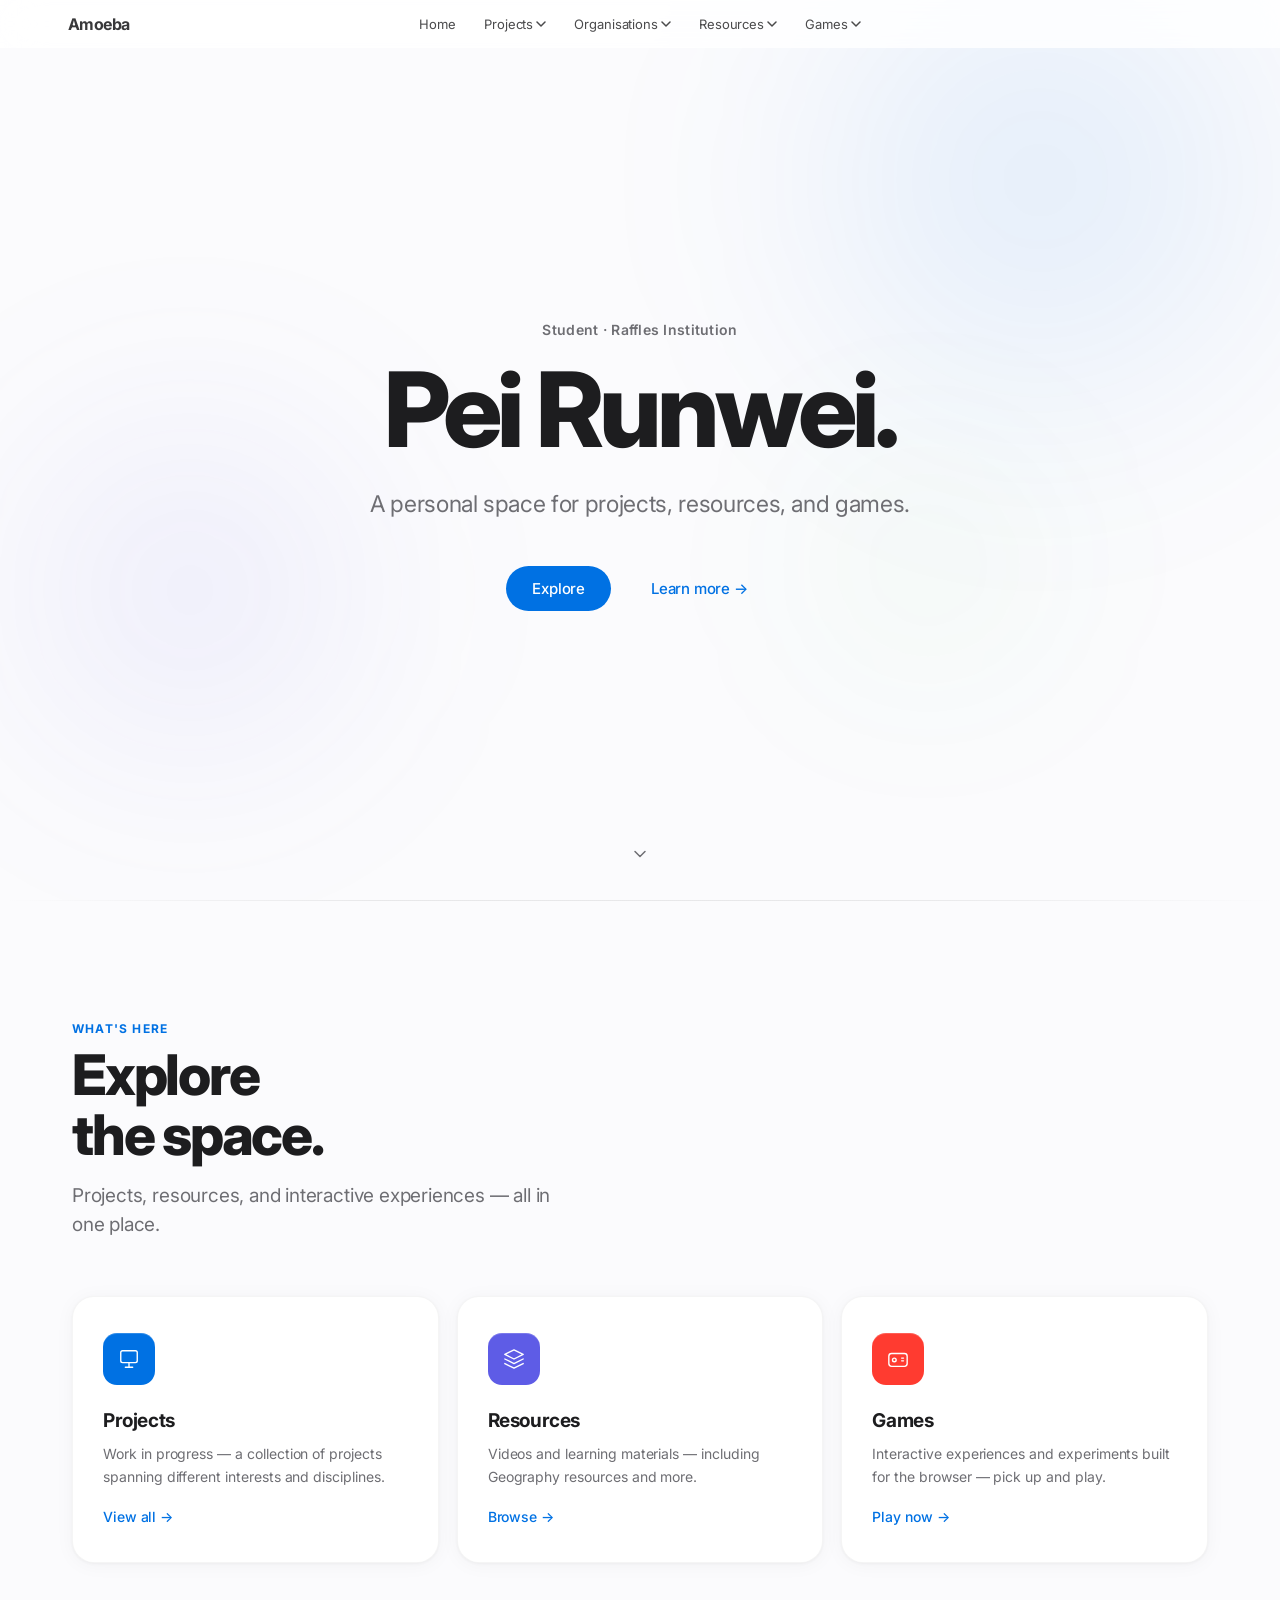
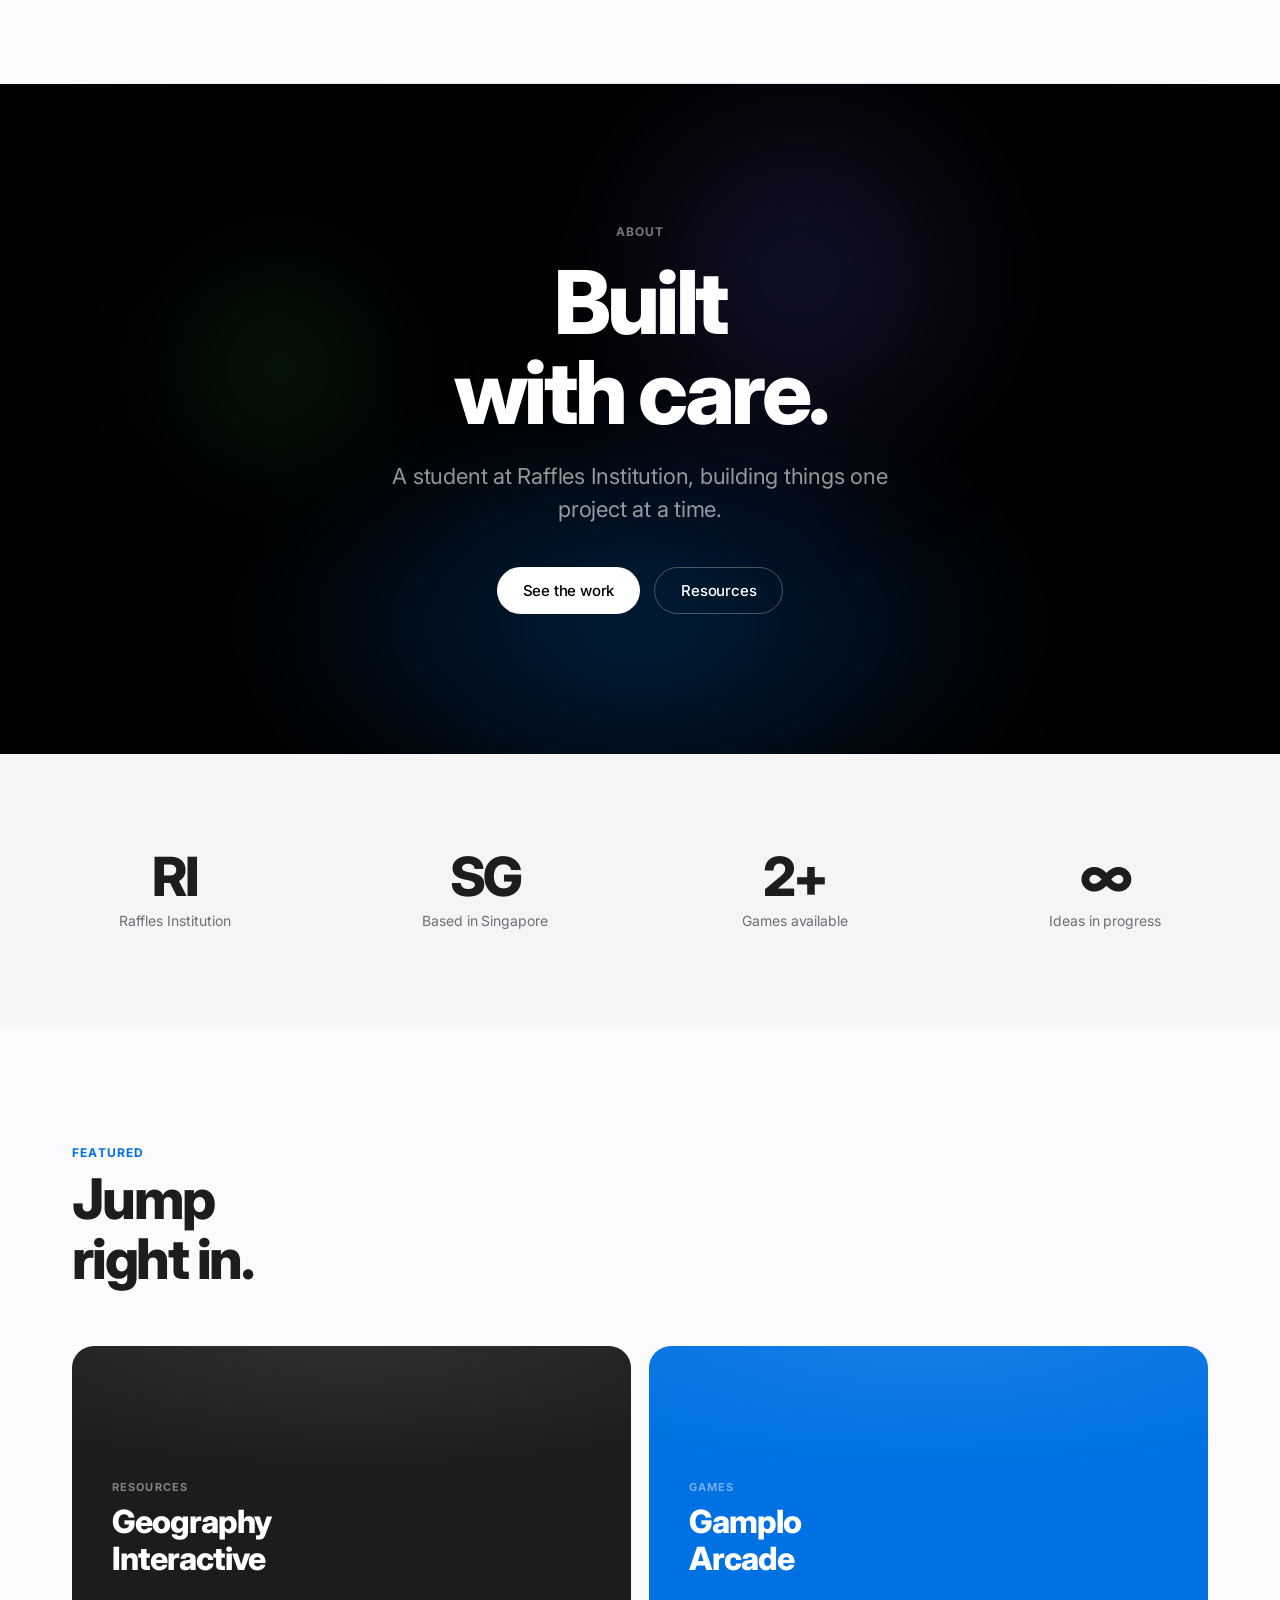
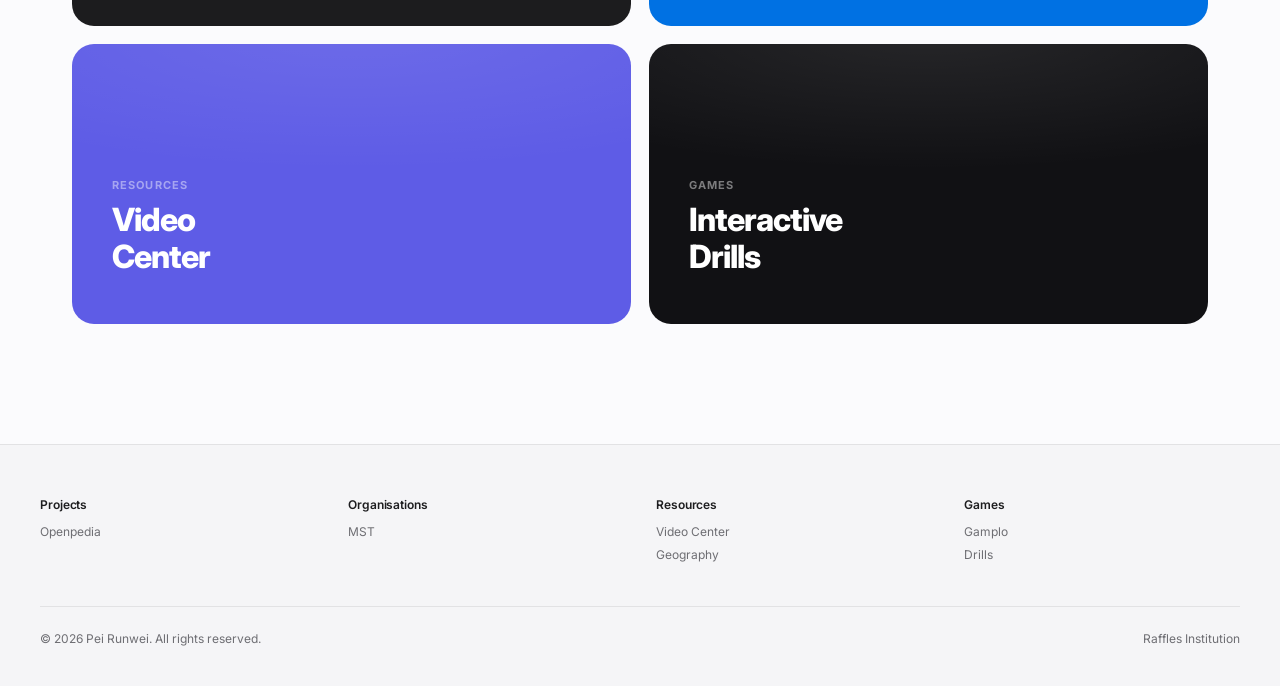
<file: index.html>
<!DOCTYPE html>
<html lang="en">
<head>
  <meta charset="UTF-8">
  <meta name="viewport" content="width=device-width, initial-scale=1.0">
  <title>Amoeba</title>
  <link rel="preconnect" href="https://fonts.googleapis.com">
  <link rel="preconnect" href="https://fonts.gstatic.com" crossorigin>
  <link href="https://fonts.googleapis.com/css2?family=Inter:wght@300;400;500;600;700;800;900&display=swap" rel="stylesheet">
  <link rel="stylesheet" href="/css/styles.css">
</head>
<body>

<!-- =============================================
     NAVIGATION
============================================= -->
<nav class="nav" id="nav">
  <div class="nav__inner">
    <a href="/" class="nav__brand">Amoeba</a>
    <ul class="nav__list">

      <li class="nav__item">
        <a href="/" class="nav__link">Home</a>
      </li>

      <li class="nav__item">
        <span class="nav__link">
          Projects
          <svg class="nav__chevron" width="10" height="6" viewBox="0 0 10 6" fill="none">
            <path d="M1 1L5 5L9 1" stroke="currentColor" stroke-width="1.5" stroke-linecap="round" stroke-linejoin="round"/>
          </svg>
        </span>
        <div class="nav__dropdown">
          <a href="/projects/openpedia.html" class="nav__drop-item">
            <span class="nav__drop-icon" style="background:#fff8ee;">📚</span>Openpedia<span class="nav__wip">WIP</span>
          </a>
        </div>
      </li>

      <li class="nav__item">
        <span class="nav__link">
          Organisations
          <svg class="nav__chevron" width="10" height="6" viewBox="0 0 10 6" fill="none">
            <path d="M1 1L5 5L9 1" stroke="currentColor" stroke-width="1.5" stroke-linecap="round" stroke-linejoin="round"/>
          </svg>
        </span>
        <div class="nav__dropdown">
          <a href="/organisations/mst.html" class="nav__drop-item">
            <span class="nav__drop-icon" style="background:#f0eeff;">🏛️</span>MST<span class="nav__wip">WIP</span>
          </a>
        </div>
      </li>

      <li class="nav__item">
        <span class="nav__link">
          Resources
          <svg class="nav__chevron" width="10" height="6" viewBox="0 0 10 6" fill="none">
            <path d="M1 1L5 5L9 1" stroke="currentColor" stroke-width="1.5" stroke-linecap="round" stroke-linejoin="round"/>
          </svg>
        </span>
        <div class="nav__dropdown">
          <a href="/resources/video-center.html" class="nav__drop-item">
            <span class="nav__drop-icon" style="background:#fff0ee;">▶️</span>Video Center
          </a>
          <a href="/resources/geography.html" class="nav__drop-item">
            <span class="nav__drop-icon" style="background:#edf5ff;">🌏</span>Geography
          </a>
        </div>
      </li>

      <li class="nav__item">
        <span class="nav__link">
          Games
          <svg class="nav__chevron" width="10" height="6" viewBox="0 0 10 6" fill="none">
            <path d="M1 1L5 5L9 1" stroke="currentColor" stroke-width="1.5" stroke-linecap="round" stroke-linejoin="round"/>
          </svg>
        </span>
        <div class="nav__dropdown">
          <a href="/games/gamplo.html" class="nav__drop-item">
            <span class="nav__drop-icon" style="background:#fff0f0;">🎮</span>Gamplo
          </a>
          <a href="/games/drills.html" class="nav__drop-item">
            <span class="nav__drop-icon" style="background:#f0f0ff;">🕹️</span>Drills
          </a>
        </div>
      </li>

    </ul>
    <button class="nav__hamburger" id="hamburger" aria-label="Open menu">
      <span></span>
      <span></span>
      <span></span>
    </button>
  </div>
</nav>
<!-- MOBILE MENU -->
<div class="mobile-menu" id="mobileMenu" aria-hidden="true">
  <div class="mobile-menu__inner">

    <div class="mobile-section">
      <a href="/" class="mobile-link">Home</a>
    </div>

    <div class="mobile-rule"></div>

    <div class="mobile-section">
      <p class="mobile-section__label">Projects</p>
      <a href="/projects/openpedia.html" class="mobile-sub-link">
        <span class="nav__drop-icon" style="background:#fff8ee;">📚</span>Openpedia<span class="nav__wip" style="margin-left:8px;">WIP</span>
      </a>
    </div>

    <div class="mobile-rule"></div>

    <div class="mobile-section">
      <p class="mobile-section__label">Organisations</p>
      <a href="/organisations/mst.html" class="mobile-sub-link">
        <span class="nav__drop-icon" style="background:#f0eeff;">🏛️</span>MST<span class="nav__wip" style="margin-left:8px;">WIP</span>
      </a>
    </div>

    <div class="mobile-rule"></div>

    <div class="mobile-section">
      <p class="mobile-section__label">Resources</p>
      <a href="/resources/video-center.html" class="mobile-sub-link">
        <span class="nav__drop-icon" style="background:#fff0ee;">▶️</span>Video Center
      </a>
      <a href="/resources/geography.html" class="mobile-sub-link">
        <span class="nav__drop-icon" style="background:#edf5ff;">🌏</span>Geography
      </a>
    </div>

    <div class="mobile-rule"></div>

    <div class="mobile-section">
      <p class="mobile-section__label">Games</p>
      <a href="/games/gamplo.html" class="mobile-sub-link">
        <span class="nav__drop-icon" style="background:#fff0f0;">🎮</span>Gamplo
      </a>
      <a href="/games/drills.html" class="mobile-sub-link">
        <span class="nav__drop-icon" style="background:#f0f0ff;">🕹️</span>Drills
      </a>
    </div>

  </div>
</div>


<!-- =============================================
     HERO
============================================= -->
<section class="hero" id="home">
  <div class="hero__orb hero__orb--a"></div>
  <div class="hero__orb hero__orb--b"></div>
  <div class="hero__orb hero__orb--c"></div>

  <p class="hero__kicker">Student · Raffles Institution</p>
  <h1 class="hero__title">Pei Runwei.</h1>
  <p class="hero__sub">A personal space for projects, resources, and games.</p>
  <div class="hero__cta">
    <a href="#work" class="btn btn--primary">Explore</a>
    <a href="#about" class="btn btn--ghost">Learn more →</a>
  </div>

  <div class="hero__scroll">
    <svg width="20" height="20" viewBox="0 0 24 24" fill="none">
      <path d="M6 9L12 15L18 9" stroke="var(--text-2)" stroke-width="1.8" stroke-linecap="round" stroke-linejoin="round"/>
    </svg>
  </div>
</section>

<div class="rule"></div>

<!-- =============================================
     FEATURE CARDS
============================================= -->
<div class="section" id="work">
  <div class="section__header">
    <p class="section__eyebrow">What's here</p>
    <h2 class="section__title">Explore<br>the space.</h2>
    <p class="section__sub">Projects, resources, and interactive experiences — all in one place.</p>
  </div>

  <div class="card-grid">
    <div class="card">
      <div class="card__icon" style="background: #0071e3;">
        <svg width="22" height="22" viewBox="0 0 24 24" fill="none">
          <rect x="3" y="3" width="18" height="13" rx="2" stroke="white" stroke-width="1.5"/>
          <path d="M8 21h8M12 16v5" stroke="white" stroke-width="1.5" stroke-linecap="round"/>
        </svg>
      </div>
      <h3 class="card__title">Projects</h3>
      <p class="card__desc">Work in progress — a collection of projects spanning different interests and disciplines.</p>
      <a href="#" class="card__link">View all <span>→</span></a>
    </div>

    <div class="card">
      <div class="card__icon" style="background: #5e5ce6;">
        <svg width="22" height="22" viewBox="0 0 24 24" fill="none">
          <path d="M12 2L2 7l10 5 10-5-10-5z" stroke="white" stroke-width="1.5" stroke-linejoin="round"/>
          <path d="M2 17l10 5 10-5" stroke="white" stroke-width="1.5" stroke-linecap="round" stroke-linejoin="round"/>
          <path d="M2 12l10 5 10-5" stroke="white" stroke-width="1.5" stroke-linecap="round" stroke-linejoin="round"/>
        </svg>
      </div>
      <h3 class="card__title">Resources</h3>
      <p class="card__desc">Videos and learning materials — including Geography resources and more.</p>
      <a href="/resources/video-center.html" class="card__link">Browse <span>→</span></a>
    </div>

    <div class="card">
      <div class="card__icon" style="background: #ff3b30;">
        <svg width="22" height="22" viewBox="0 0 24 24" fill="none">
          <rect x="2" y="6" width="20" height="14" rx="3" stroke="white" stroke-width="1.5"/>
          <circle cx="8" cy="13" r="2" stroke="white" stroke-width="1.5"/>
          <path d="M16 11h2M16 14h2" stroke="white" stroke-width="1.5" stroke-linecap="round"/>
        </svg>
      </div>
      <h3 class="card__title">Games</h3>
      <p class="card__desc">Interactive experiences and experiments built for the browser — pick up and play.</p>
      <a href="/games/gamplo.html" class="card__link">Play now <span>→</span></a>
    </div>
  </div>
</div>

<div class="rule"></div>

<!-- =============================================
     DARK BANNER
============================================= -->
<section class="banner" id="about">
  <div class="banner__glow banner__glow--a"></div>
  <div class="banner__glow banner__glow--b"></div>
  <div class="banner__glow banner__glow--c"></div>

  <div class="banner__content">
    <p class="banner__eyebrow">About</p>
    <h2 class="banner__title">Built<br>with care.</h2>
    <p class="banner__sub">A student at Raffles Institution, building things one project at a time.</p>
    <div class="banner__cta">
      <a href="#work" class="btn btn--white">See the work</a>
      <a href="/resources/video-center.html" class="btn btn--outline-white">Resources</a>
    </div>
  </div>
</section>

<!-- =============================================
     STATS
============================================= -->
<div class="stats-wrap">
  <div class="stats-grid">
    <div class="stat">
      <div class="stat__num">RI</div>
      <div class="stat__label">Raffles Institution</div>
    </div>
    <div class="stat">
      <div class="stat__num">SG</div>
      <div class="stat__label">Based in Singapore</div>
    </div>
    <div class="stat">
      <div class="stat__num">2+</div>
      <div class="stat__label">Games available</div>
    </div>
    <div class="stat">
      <div class="stat__num">∞</div>
      <div class="stat__label">Ideas in progress</div>
    </div>
  </div>
</div>

<!-- =============================================
     SHOWCASE GRID
============================================= -->
<div class="section">
  <div class="section__header">
    <p class="section__eyebrow">Featured</p>
    <h2 class="section__title">Jump<br>right in.</h2>
  </div>

  <div class="showcase-grid">
    <a href="/resources/geography.html" class="showcase-card showcase-card--1">
      <p class="showcase-card__eye">Resources</p>
      <h3 class="showcase-card__title">Geography<br>Interactive</h3>
    </a>
    <a href="/games/gamplo.html" class="showcase-card showcase-card--2">
      <p class="showcase-card__eye">Games</p>
      <h3 class="showcase-card__title">Gamplo<br>Arcade</h3>
    </a>
    <a href="/resources/video-center.html" class="showcase-card showcase-card--3">
      <p class="showcase-card__eye">Resources</p>
      <h3 class="showcase-card__title">Video<br>Center</h3>
    </a>
    <a href="/games/drills.html" class="showcase-card showcase-card--4">
      <p class="showcase-card__eye">Games</p>
      <h3 class="showcase-card__title">Interactive<br>Drills</h3>
    </a>
  </div>
</div>

<!-- =============================================
     FOOTER
============================================= -->
<footer>
  <div class="footer__inner">
    <div class="footer__cols">
      <div>
        <p class="footer__col-head">Projects</p>
        <a href="/projects/openpedia.html" class="footer__link">Openpedia</a>
      </div>
      <div>
        <p class="footer__col-head">Organisations</p>
        <a href="/organisations/mst.html" class="footer__link">MST</a>
      </div>
      <div>
        <p class="footer__col-head">Resources</p>
        <a href="/resources/video-center.html" class="footer__link">Video Center</a>
        <a href="/resources/geography.html" class="footer__link">Geography</a>
      </div>
      <div>
        <p class="footer__col-head">Games</p>
        <a href="/games/gamplo.html" class="footer__link">Gamplo</a>
        <a href="/games/drills.html" class="footer__link">Drills</a>
      </div>
    </div>
    <div class="footer__bottom">
      <p class="footer__copy">© 2026 Pei Runwei. All rights reserved.</p>
      <p class="footer__copy">Raffles Institution</p>
    </div>
  </div>
</footer>

<script src="/js/main.js"></script>
</body>
</html>
</file>
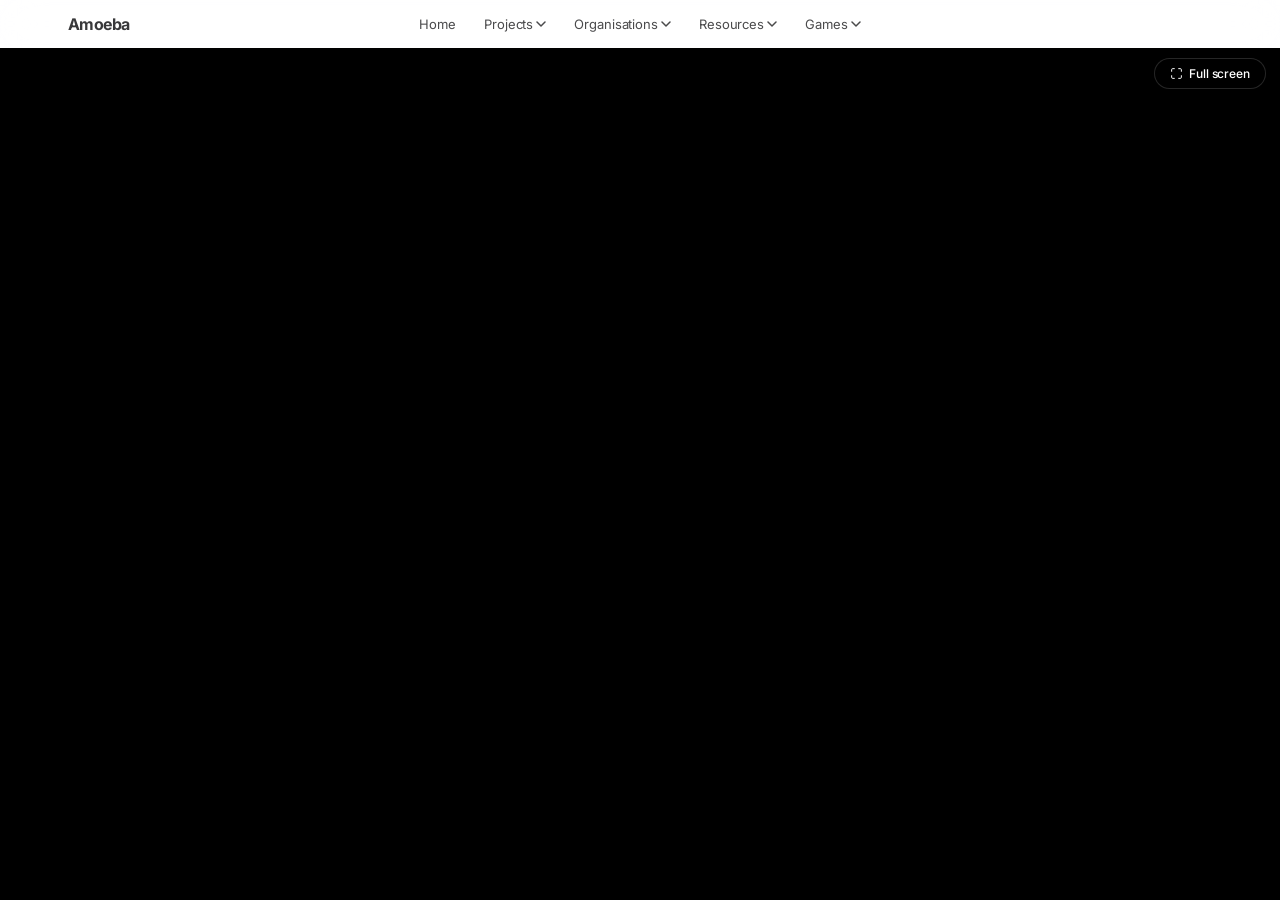
<file: games/artifact.html>
<!DOCTYPE html>
<html lang="en">
<head>
  <meta charset="UTF-8">
  <meta name="viewport" content="width=device-width, initial-scale=1.0">
  <title>Experiment — Amoeba</title>
  <link rel="preconnect" href="https://fonts.googleapis.com">
  <link rel="preconnect" href="https://fonts.gstatic.com" crossorigin>
  <link href="https://fonts.googleapis.com/css2?family=Inter:wght@300;400;500;600;700;800;900&display=swap" rel="stylesheet">
  <link rel="stylesheet" href="/css/styles.css">
</head>
<body class="iframe-body">

<!-- =============================================
     NAVIGATION
============================================= -->
<nav class="nav" id="nav">
  <div class="nav__inner">
    <a href="/" class="nav__brand">Amoeba</a>
    <ul class="nav__list">

      <li class="nav__item">
        <a href="/" class="nav__link">Home</a>
      </li>

      <li class="nav__item">
        <span class="nav__link">
          Projects
          <svg class="nav__chevron" width="10" height="6" viewBox="0 0 10 6" fill="none">
            <path d="M1 1L5 5L9 1" stroke="currentColor" stroke-width="1.5" stroke-linecap="round" stroke-linejoin="round"/>
          </svg>
        </span>
        <div class="nav__dropdown">
          <a href="#" class="nav__drop-item">
            <span class="nav__drop-icon" style="background:#eef2ff;">⚡</span>Featured
          </a>
          <a href="#" class="nav__drop-item">
            <span class="nav__drop-icon" style="background:#edfdf5;">🔓</span>Open Source
          </a>
          <a href="#" class="nav__drop-item">
            <span class="nav__drop-icon" style="background:#f5f5f7;">📦</span>Archived
          </a>
        </div>
      </li>

      <li class="nav__item">
        <span class="nav__link">
          Organisations
          <svg class="nav__chevron" width="10" height="6" viewBox="0 0 10 6" fill="none">
            <path d="M1 1L5 5L9 1" stroke="currentColor" stroke-width="1.5" stroke-linecap="round" stroke-linejoin="round"/>
          </svg>
        </span>
        <div class="nav__dropdown">
          <a href="#" class="nav__drop-item">
            <span class="nav__drop-icon" style="background:#fff0f6;">🔬</span>Research
          </a>
          <a href="#" class="nav__drop-item">
            <span class="nav__drop-icon" style="background:#eef5ff;">💻</span>Development
          </a>
          <a href="#" class="nav__drop-item">
            <span class="nav__drop-icon" style="background:#edfdf0;">🌱</span>Community
          </a>
        </div>
      </li>

      <li class="nav__item">
        <span class="nav__link">
          Resources
          <svg class="nav__chevron" width="10" height="6" viewBox="0 0 10 6" fill="none">
            <path d="M1 1L5 5L9 1" stroke="currentColor" stroke-width="1.5" stroke-linecap="round" stroke-linejoin="round"/>
          </svg>
        </span>
        <div class="nav__dropdown">
          <a href="/resources/video-center.html" class="nav__drop-item">
            <span class="nav__drop-icon" style="background:#fff0ee;">▶️</span>Video Center
          </a>
          <a href="/resources/geography.html" class="nav__drop-item">
            <span class="nav__drop-icon" style="background:#edf5ff;">🌏</span>Geography
          </a>
        </div>
      </li>

      <li class="nav__item">
        <span class="nav__link">
          Games
          <svg class="nav__chevron" width="10" height="6" viewBox="0 0 10 6" fill="none">
            <path d="M1 1L5 5L9 1" stroke="currentColor" stroke-width="1.5" stroke-linecap="round" stroke-linejoin="round"/>
          </svg>
        </span>
        <div class="nav__dropdown">
          <a href="/games/gamplo.html" class="nav__drop-item">
            <span class="nav__drop-icon" style="background:#fff0f0;">🎮</span>Gamplo
          </a>
          <a href="/games/artifact.html" class="nav__drop-item is-active">
            <span class="nav__drop-icon" style="background:#f0f0ff;">🕹️</span>Experiment
          </a>
        </div>
      </li>

    </ul>
  </div>
</nav>

<!-- =============================================
     IFRAME
============================================= -->
<div class="iframe-wrap">
  <div class="iframe-topbar">
    <button class="iframe-fs-btn" id="fsBtn">
      <svg width="13" height="13" viewBox="0 0 24 24" fill="none">
        <path d="M8 3H5a2 2 0 0 0-2 2v3M21 8V5a2 2 0 0 0-2-2h-3M3 16v3a2 2 0 0 0 2 2h3M16 21h3a2 2 0 0 0 2-2v-3"
          stroke="white" stroke-width="1.8" stroke-linecap="round" stroke-linejoin="round"/>
      </svg>
      <span class="fs-label">Full screen</span>
    </button>
  </div>
  <iframe
    id="mainIframe"
    src="https://claude.ai/public/artifacts/11265a26-5e95-4175-8305-f68e6cb4d9c9"
    title="Interactive Experiment"
    allowfullscreen
    loading="lazy"
  ></iframe>
</div>

<script src="/js/main.js"></script>
</body>
</html>
</file>
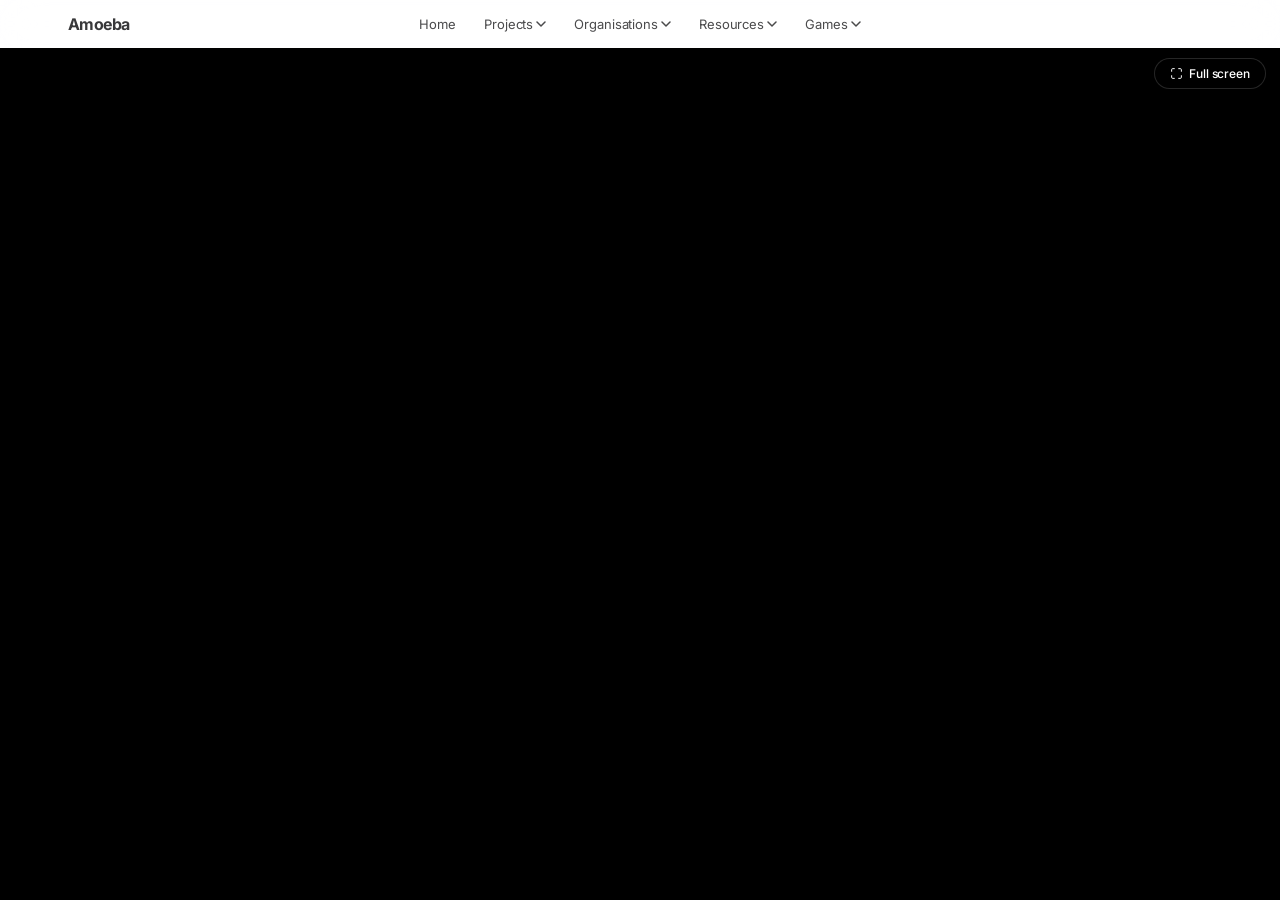
<file: games/drills.html>
<!DOCTYPE html>
<html lang="en">
<head>
  <meta charset="UTF-8">
  <meta name="viewport" content="width=device-width, initial-scale=1.0">
  <title>Drills — Amoeba</title>
  <link rel="preconnect" href="https://fonts.googleapis.com">
  <link rel="preconnect" href="https://fonts.gstatic.com" crossorigin>
  <link href="https://fonts.googleapis.com/css2?family=Inter:wght@300;400;500;600;700;800;900&display=swap" rel="stylesheet">
  <link rel="stylesheet" href="/css/styles.css">
</head>
<body class="iframe-body">

<nav class="nav" id="nav">
  <div class="nav__inner">
    <a href="/" class="nav__brand">Amoeba</a>
    <ul class="nav__list">

      <li class="nav__item">
        <a href="/" class="nav__link">Home</a>
      </li>

      <li class="nav__item">
        <span class="nav__link">
          Projects
          <svg class="nav__chevron" width="10" height="6" viewBox="0 0 10 6" fill="none">
            <path d="M1 1L5 5L9 1" stroke="currentColor" stroke-width="1.5" stroke-linecap="round" stroke-linejoin="round"/>
          </svg>
        </span>
        <div class="nav__dropdown">
          <a href="/projects/openpedia.html" class="nav__drop-item">
            <span class="nav__drop-icon" style="background:#fff8ee;">📚</span>Openpedia<span class="nav__wip">WIP</span>
          </a>
        </div>
      </li>

      <li class="nav__item">
        <span class="nav__link">
          Organisations
          <svg class="nav__chevron" width="10" height="6" viewBox="0 0 10 6" fill="none">
            <path d="M1 1L5 5L9 1" stroke="currentColor" stroke-width="1.5" stroke-linecap="round" stroke-linejoin="round"/>
          </svg>
        </span>
        <div class="nav__dropdown">
          <a href="/organisations/mst.html" class="nav__drop-item">
            <span class="nav__drop-icon" style="background:#f0eeff;">🏛️</span>MST<span class="nav__wip">WIP</span>
          </a>
        </div>
      </li>

      <li class="nav__item">
        <span class="nav__link">
          Resources
          <svg class="nav__chevron" width="10" height="6" viewBox="0 0 10 6" fill="none">
            <path d="M1 1L5 5L9 1" stroke="currentColor" stroke-width="1.5" stroke-linecap="round" stroke-linejoin="round"/>
          </svg>
        </span>
        <div class="nav__dropdown">
          <a href="/resources/video-center.html" class="nav__drop-item">
            <span class="nav__drop-icon" style="background:#fff0ee;">▶️</span>Video Center
          </a>
          <a href="/resources/geography.html" class="nav__drop-item">
            <span class="nav__drop-icon" style="background:#edf5ff;">🌏</span>Geography
          </a>
        </div>
      </li>

      <li class="nav__item">
        <span class="nav__link">
          Games
          <svg class="nav__chevron" width="10" height="6" viewBox="0 0 10 6" fill="none">
            <path d="M1 1L5 5L9 1" stroke="currentColor" stroke-width="1.5" stroke-linecap="round" stroke-linejoin="round"/>
          </svg>
        </span>
        <div class="nav__dropdown">
          <a href="/games/gamplo.html" class="nav__drop-item">
            <span class="nav__drop-icon" style="background:#fff0f0;">🎮</span>Gamplo
          </a>
          <a href="/games/drills.html" class="nav__drop-item is-active">
            <span class="nav__drop-icon" style="background:#f0f0ff;">🕹️</span>Drills
          </a>
        </div>
      </li>

    </ul>
    <button class="nav__hamburger" id="hamburger" aria-label="Open menu">
      <span></span>
      <span></span>
      <span></span>
    </button>
  </div>
</nav>
<!-- MOBILE MENU -->
<div class="mobile-menu" id="mobileMenu" aria-hidden="true">
  <div class="mobile-menu__inner">

    <div class="mobile-section">
      <a href="/" class="mobile-link">Home</a>
    </div>

    <div class="mobile-rule"></div>

    <div class="mobile-section">
      <p class="mobile-section__label">Projects</p>
      <a href="/projects/openpedia.html" class="mobile-sub-link">
        <span class="nav__drop-icon" style="background:#fff8ee;">📚</span>Openpedia<span class="nav__wip" style="margin-left:8px;">WIP</span>
      </a>
    </div>

    <div class="mobile-rule"></div>

    <div class="mobile-section">
      <p class="mobile-section__label">Organisations</p>
      <a href="/organisations/mst.html" class="mobile-sub-link">
        <span class="nav__drop-icon" style="background:#f0eeff;">🏛️</span>MST<span class="nav__wip" style="margin-left:8px;">WIP</span>
      </a>
    </div>

    <div class="mobile-rule"></div>

    <div class="mobile-section">
      <p class="mobile-section__label">Resources</p>
      <a href="/resources/video-center.html" class="mobile-sub-link">
        <span class="nav__drop-icon" style="background:#fff0ee;">▶️</span>Video Center
      </a>
      <a href="/resources/geography.html" class="mobile-sub-link">
        <span class="nav__drop-icon" style="background:#edf5ff;">🌏</span>Geography
      </a>
    </div>

    <div class="mobile-rule"></div>

    <div class="mobile-section">
      <p class="mobile-section__label">Games</p>
      <a href="/games/gamplo.html" class="mobile-sub-link">
        <span class="nav__drop-icon" style="background:#fff0f0;">🎮</span>Gamplo
      </a>
      <a href="/games/drills.html" class="mobile-sub-link">
        <span class="nav__drop-icon" style="background:#f0f0ff;">🕹️</span>Drills
      </a>
    </div>

  </div>
</div>


<div class="iframe-wrap">
  <div class="iframe-topbar">
    <button class="iframe-fs-btn" id="fsBtn">
      <svg width="13" height="13" viewBox="0 0 24 24" fill="none">
        <path d="M8 3H5a2 2 0 0 0-2 2v3M21 8V5a2 2 0 0 0-2-2h-3M3 16v3a2 2 0 0 0 2 2h3M16 21h3a2 2 0 0 0 2-2v-3"
          stroke="white" stroke-width="1.8" stroke-linecap="round" stroke-linejoin="round"/>
      </svg>
      <span class="fs-label">Full screen</span>
    </button>
  </div>
  <iframe
    id="mainIframe"
    src="https://claude.ai/public/artifacts/11265a26-5e95-4175-8305-f68e6cb4d9c9"
    title="Drills"
    allowfullscreen
    loading="lazy"
  ></iframe>
</div>

<script src="/js/main.js"></script>
</body>
</html>
</file>
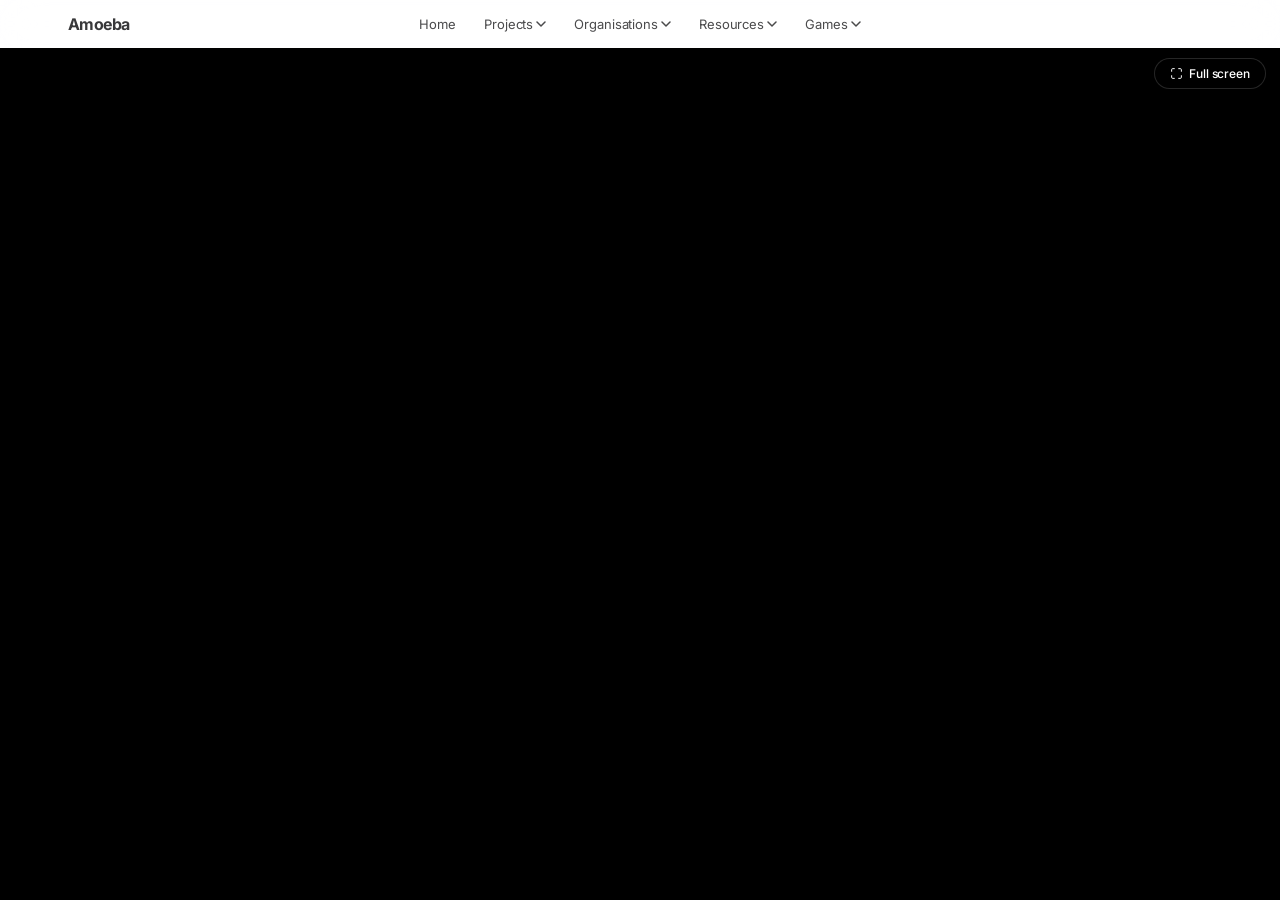
<file: games/gamplo.html>
<!DOCTYPE html>
<html lang="en">
<head>
  <meta charset="UTF-8">
  <meta name="viewport" content="width=device-width, initial-scale=1.0">
  <title>Gamplo — Amoeba</title>
  <link rel="preconnect" href="https://fonts.googleapis.com">
  <link rel="preconnect" href="https://fonts.gstatic.com" crossorigin>
  <link href="https://fonts.googleapis.com/css2?family=Inter:wght@300;400;500;600;700;800;900&display=swap" rel="stylesheet">
  <link rel="stylesheet" href="/css/styles.css">
</head>
<body class="iframe-body">

<!-- =============================================
     NAVIGATION
============================================= -->
<nav class="nav" id="nav">
  <div class="nav__inner">
    <a href="/" class="nav__brand">Amoeba</a>
    <ul class="nav__list">

      <li class="nav__item">
        <a href="/" class="nav__link">Home</a>
      </li>

      <li class="nav__item">
        <span class="nav__link">
          Projects
          <svg class="nav__chevron" width="10" height="6" viewBox="0 0 10 6" fill="none">
            <path d="M1 1L5 5L9 1" stroke="currentColor" stroke-width="1.5" stroke-linecap="round" stroke-linejoin="round"/>
          </svg>
        </span>
        <div class="nav__dropdown">
          <a href="/projects/openpedia.html" class="nav__drop-item">
            <span class="nav__drop-icon" style="background:#fff8ee;">📚</span>Openpedia<span class="nav__wip">WIP</span>
          </a>
        </div>
      </li>

      <li class="nav__item">
        <span class="nav__link">
          Organisations
          <svg class="nav__chevron" width="10" height="6" viewBox="0 0 10 6" fill="none">
            <path d="M1 1L5 5L9 1" stroke="currentColor" stroke-width="1.5" stroke-linecap="round" stroke-linejoin="round"/>
          </svg>
        </span>
        <div class="nav__dropdown">
          <a href="/organisations/mst.html" class="nav__drop-item">
            <span class="nav__drop-icon" style="background:#f0eeff;">🏛️</span>MST<span class="nav__wip">WIP</span>
          </a>
        </div>
      </li>

      <li class="nav__item">
        <span class="nav__link">
          Resources
          <svg class="nav__chevron" width="10" height="6" viewBox="0 0 10 6" fill="none">
            <path d="M1 1L5 5L9 1" stroke="currentColor" stroke-width="1.5" stroke-linecap="round" stroke-linejoin="round"/>
          </svg>
        </span>
        <div class="nav__dropdown">
          <a href="/resources/video-center.html" class="nav__drop-item">
            <span class="nav__drop-icon" style="background:#fff0ee;">▶️</span>Video Center
          </a>
          <a href="/resources/geography.html" class="nav__drop-item">
            <span class="nav__drop-icon" style="background:#edf5ff;">🌏</span>Geography
          </a>
        </div>
      </li>

      <li class="nav__item">
        <span class="nav__link">
          Games
          <svg class="nav__chevron" width="10" height="6" viewBox="0 0 10 6" fill="none">
            <path d="M1 1L5 5L9 1" stroke="currentColor" stroke-width="1.5" stroke-linecap="round" stroke-linejoin="round"/>
          </svg>
        </span>
        <div class="nav__dropdown">
          <a href="/games/gamplo.html" class="nav__drop-item is-active">
            <span class="nav__drop-icon" style="background:#fff0f0;">🎮</span>Gamplo
          </a>
          <a href="/games/drills.html" class="nav__drop-item">
            <span class="nav__drop-icon" style="background:#f0f0ff;">🕹️</span>Drills
          </a>
        </div>
      </li>

    </ul>
    <button class="nav__hamburger" id="hamburger" aria-label="Open menu">
      <span></span>
      <span></span>
      <span></span>
    </button>
  </div>
</nav>
<!-- MOBILE MENU -->
<div class="mobile-menu" id="mobileMenu" aria-hidden="true">
  <div class="mobile-menu__inner">

    <div class="mobile-section">
      <a href="/" class="mobile-link">Home</a>
    </div>

    <div class="mobile-rule"></div>

    <div class="mobile-section">
      <p class="mobile-section__label">Projects</p>
      <a href="/projects/openpedia.html" class="mobile-sub-link">
        <span class="nav__drop-icon" style="background:#fff8ee;">📚</span>Openpedia<span class="nav__wip" style="margin-left:8px;">WIP</span>
      </a>
    </div>

    <div class="mobile-rule"></div>

    <div class="mobile-section">
      <p class="mobile-section__label">Organisations</p>
      <a href="/organisations/mst.html" class="mobile-sub-link">
        <span class="nav__drop-icon" style="background:#f0eeff;">🏛️</span>MST<span class="nav__wip" style="margin-left:8px;">WIP</span>
      </a>
    </div>

    <div class="mobile-rule"></div>

    <div class="mobile-section">
      <p class="mobile-section__label">Resources</p>
      <a href="/resources/video-center.html" class="mobile-sub-link">
        <span class="nav__drop-icon" style="background:#fff0ee;">▶️</span>Video Center
      </a>
      <a href="/resources/geography.html" class="mobile-sub-link">
        <span class="nav__drop-icon" style="background:#edf5ff;">🌏</span>Geography
      </a>
    </div>

    <div class="mobile-rule"></div>

    <div class="mobile-section">
      <p class="mobile-section__label">Games</p>
      <a href="/games/gamplo.html" class="mobile-sub-link">
        <span class="nav__drop-icon" style="background:#fff0f0;">🎮</span>Gamplo
      </a>
      <a href="/games/drills.html" class="mobile-sub-link">
        <span class="nav__drop-icon" style="background:#f0f0ff;">🕹️</span>Drills
      </a>
    </div>

  </div>
</div>


<!-- =============================================
     IFRAME
============================================= -->
<div class="iframe-wrap">
  <div class="iframe-topbar">
    <button class="iframe-fs-btn" id="fsBtn">
      <svg width="13" height="13" viewBox="0 0 24 24" fill="none">
        <path d="M8 3H5a2 2 0 0 0-2 2v3M21 8V5a2 2 0 0 0-2-2h-3M3 16v3a2 2 0 0 0 2 2h3M16 21h3a2 2 0 0 0 2-2v-3"
          stroke="white" stroke-width="1.8" stroke-linecap="round" stroke-linejoin="round"/>
      </svg>
      <span class="fs-label">Full screen</span>
    </button>
  </div>
  <iframe
    id="mainIframe"
    src="https://gamplo.com"
    title="Gamplo"
    allowfullscreen
    loading="lazy"
  ></iframe>
</div>

<script src="/js/main.js"></script>
</body>
</html>
</file>
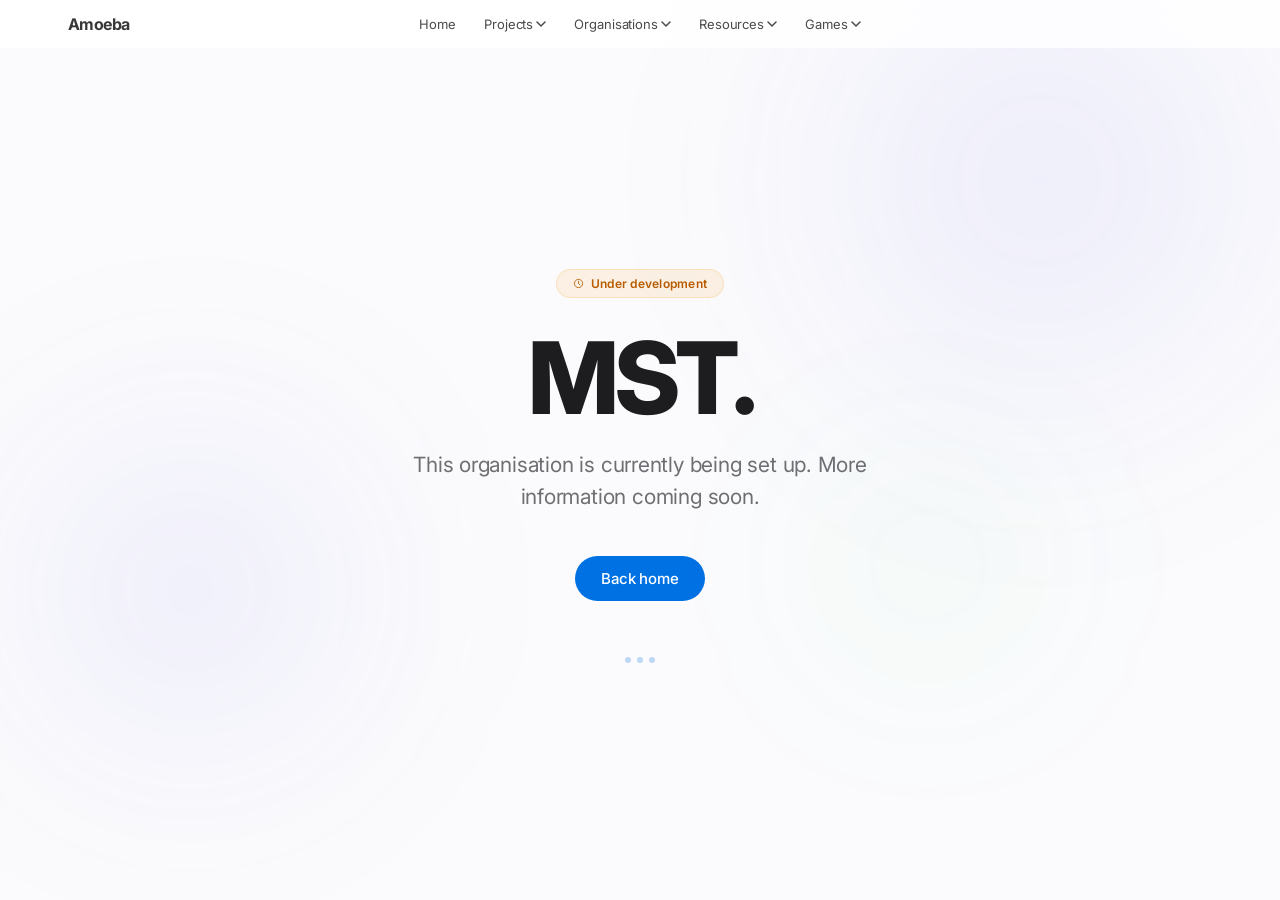
<file: organisations/mst.html>
<!DOCTYPE html>
<html lang="en">
<head>
  <meta charset="UTF-8">
  <meta name="viewport" content="width=device-width, initial-scale=1.0">
  <title>MST — Amoeba</title>
  <link rel="preconnect" href="https://fonts.googleapis.com">
  <link rel="preconnect" href="https://fonts.gstatic.com" crossorigin>
  <link href="https://fonts.googleapis.com/css2?family=Inter:wght@300;400;500;600;700;800;900&display=swap" rel="stylesheet">
  <link rel="stylesheet" href="/css/styles.css">
</head>
<body>

<nav class="nav" id="nav">
  <div class="nav__inner">
    <a href="/" class="nav__brand">Amoeba</a>
    <ul class="nav__list">

      <li class="nav__item">
        <a href="/" class="nav__link">Home</a>
      </li>

      <li class="nav__item">
        <span class="nav__link">
          Projects
          <svg class="nav__chevron" width="10" height="6" viewBox="0 0 10 6" fill="none">
            <path d="M1 1L5 5L9 1" stroke="currentColor" stroke-width="1.5" stroke-linecap="round" stroke-linejoin="round"/>
          </svg>
        </span>
        <div class="nav__dropdown">
          <a href="/projects/openpedia.html" class="nav__drop-item">
            <span class="nav__drop-icon" style="background:#fff8ee;">📚</span>Openpedia<span class="nav__wip">WIP</span>
          </a>
        </div>
      </li>

      <li class="nav__item">
        <span class="nav__link">
          Organisations
          <svg class="nav__chevron" width="10" height="6" viewBox="0 0 10 6" fill="none">
            <path d="M1 1L5 5L9 1" stroke="currentColor" stroke-width="1.5" stroke-linecap="round" stroke-linejoin="round"/>
          </svg>
        </span>
        <div class="nav__dropdown">
          <a href="/organisations/mst.html" class="nav__drop-item is-active">
            <span class="nav__drop-icon" style="background:#f0eeff;">🏛️</span>MST<span class="nav__wip">WIP</span>
          </a>
        </div>
      </li>

      <li class="nav__item">
        <span class="nav__link">
          Resources
          <svg class="nav__chevron" width="10" height="6" viewBox="0 0 10 6" fill="none">
            <path d="M1 1L5 5L9 1" stroke="currentColor" stroke-width="1.5" stroke-linecap="round" stroke-linejoin="round"/>
          </svg>
        </span>
        <div class="nav__dropdown">
          <a href="/resources/video-center.html" class="nav__drop-item">
            <span class="nav__drop-icon" style="background:#fff0ee;">▶️</span>Video Center
          </a>
          <a href="/resources/geography.html" class="nav__drop-item">
            <span class="nav__drop-icon" style="background:#edf5ff;">🌏</span>Geography
          </a>
        </div>
      </li>

      <li class="nav__item">
        <span class="nav__link">
          Games
          <svg class="nav__chevron" width="10" height="6" viewBox="0 0 10 6" fill="none">
            <path d="M1 1L5 5L9 1" stroke="currentColor" stroke-width="1.5" stroke-linecap="round" stroke-linejoin="round"/>
          </svg>
        </span>
        <div class="nav__dropdown">
          <a href="/games/gamplo.html" class="nav__drop-item">
            <span class="nav__drop-icon" style="background:#fff0f0;">🎮</span>Gamplo
          </a>
          <a href="/games/drills.html" class="nav__drop-item">
            <span class="nav__drop-icon" style="background:#f0f0ff;">🕹️</span>Drills
          </a>
        </div>
      </li>

    </ul>
    <button class="nav__hamburger" id="hamburger" aria-label="Open menu">
      <span></span>
      <span></span>
      <span></span>
    </button>
  </div>
</nav>
<!-- MOBILE MENU -->
<div class="mobile-menu" id="mobileMenu" aria-hidden="true">
  <div class="mobile-menu__inner">

    <div class="mobile-section">
      <a href="/" class="mobile-link">Home</a>
    </div>

    <div class="mobile-rule"></div>

    <div class="mobile-section">
      <p class="mobile-section__label">Projects</p>
      <a href="/projects/openpedia.html" class="mobile-sub-link">
        <span class="nav__drop-icon" style="background:#fff8ee;">📚</span>Openpedia<span class="nav__wip" style="margin-left:8px;">WIP</span>
      </a>
    </div>

    <div class="mobile-rule"></div>

    <div class="mobile-section">
      <p class="mobile-section__label">Organisations</p>
      <a href="/organisations/mst.html" class="mobile-sub-link">
        <span class="nav__drop-icon" style="background:#f0eeff;">🏛️</span>MST<span class="nav__wip" style="margin-left:8px;">WIP</span>
      </a>
    </div>

    <div class="mobile-rule"></div>

    <div class="mobile-section">
      <p class="mobile-section__label">Resources</p>
      <a href="/resources/video-center.html" class="mobile-sub-link">
        <span class="nav__drop-icon" style="background:#fff0ee;">▶️</span>Video Center
      </a>
      <a href="/resources/geography.html" class="mobile-sub-link">
        <span class="nav__drop-icon" style="background:#edf5ff;">🌏</span>Geography
      </a>
    </div>

    <div class="mobile-rule"></div>

    <div class="mobile-section">
      <p class="mobile-section__label">Games</p>
      <a href="/games/gamplo.html" class="mobile-sub-link">
        <span class="nav__drop-icon" style="background:#fff0f0;">🎮</span>Gamplo
      </a>
      <a href="/games/drills.html" class="mobile-sub-link">
        <span class="nav__drop-icon" style="background:#f0f0ff;">🕹️</span>Drills
      </a>
    </div>

  </div>
</div>


<section class="wip-page">
  <div class="hero__orb hero__orb--a" style="background: radial-gradient(circle, rgba(94,92,230,0.10) 0%, transparent 65%);"></div>
  <div class="hero__orb hero__orb--b"></div>
  <div class="hero__orb hero__orb--c"></div>

  <span class="wip-tag">
    <svg width="11" height="11" viewBox="0 0 24 24" fill="none">
      <circle cx="12" cy="12" r="9" stroke="currentColor" stroke-width="1.8"/>
      <path d="M12 7v5l3 3" stroke="currentColor" stroke-width="1.8" stroke-linecap="round"/>
    </svg>
    Under development
  </span>
  <h1 class="wip-title">MST.</h1>
  <p class="wip-sub">This organisation is currently being set up. More information coming soon.</p>
  <div class="wip-actions">
    <a href="/" class="btn btn--primary">Back home</a>
  </div>
  <div class="wip-dots">
    <div class="wip-dot"></div>
    <div class="wip-dot"></div>
    <div class="wip-dot"></div>
  </div>
</section>

<script src="/js/main.js"></script>
</body>
</html>
</file>
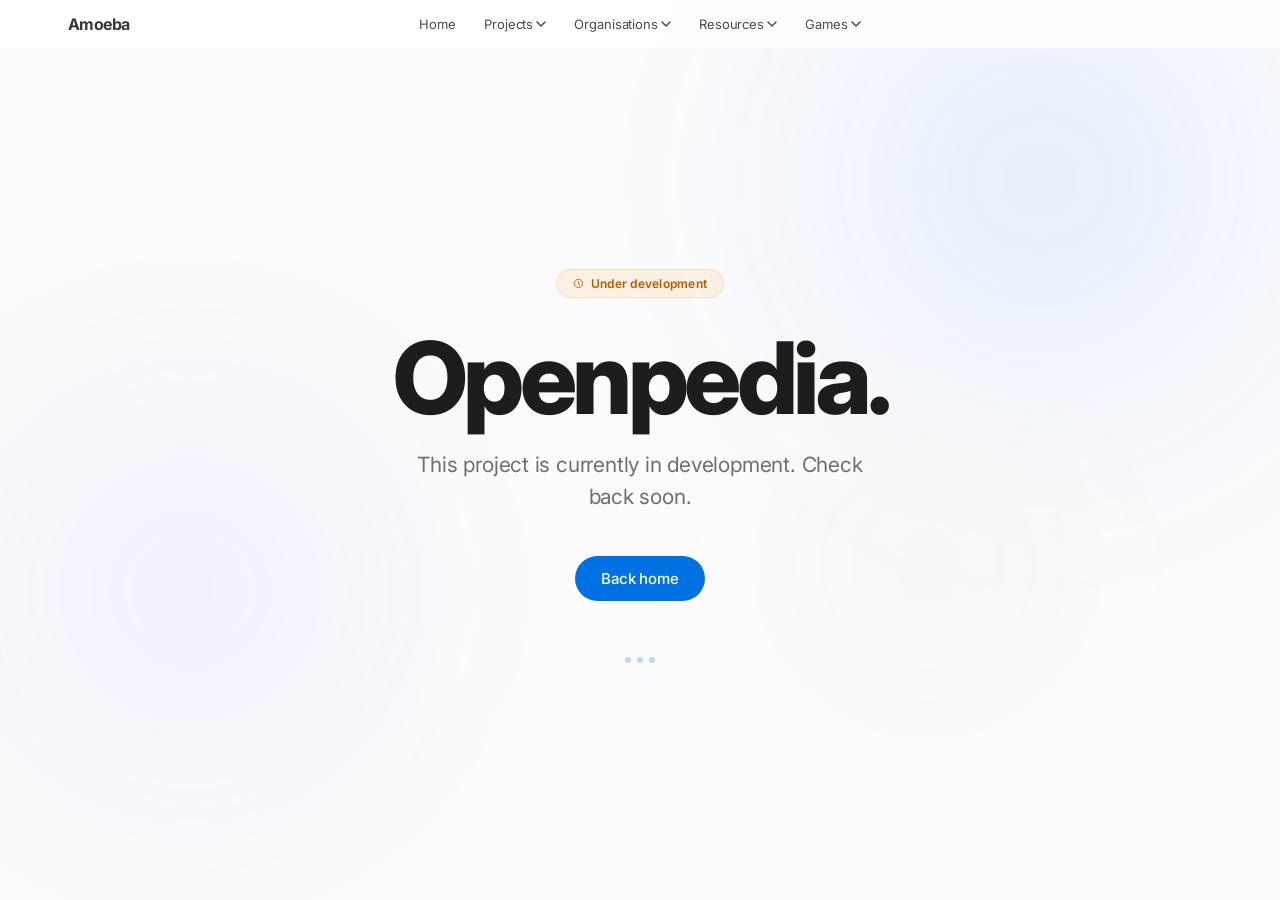
<file: projects/openpedia.html>
<!DOCTYPE html>
<html lang="en">
<head>
  <meta charset="UTF-8">
  <meta name="viewport" content="width=device-width, initial-scale=1.0">
  <title>Openpedia — Amoeba</title>
  <link rel="preconnect" href="https://fonts.googleapis.com">
  <link rel="preconnect" href="https://fonts.gstatic.com" crossorigin>
  <link href="https://fonts.googleapis.com/css2?family=Inter:wght@300;400;500;600;700;800;900&display=swap" rel="stylesheet">
  <link rel="stylesheet" href="/css/styles.css">
</head>
<body>

<nav class="nav" id="nav">
  <div class="nav__inner">
    <a href="/" class="nav__brand">Amoeba</a>
    <ul class="nav__list">

      <li class="nav__item">
        <a href="/" class="nav__link">Home</a>
      </li>

      <li class="nav__item">
        <span class="nav__link">
          Projects
          <svg class="nav__chevron" width="10" height="6" viewBox="0 0 10 6" fill="none">
            <path d="M1 1L5 5L9 1" stroke="currentColor" stroke-width="1.5" stroke-linecap="round" stroke-linejoin="round"/>
          </svg>
        </span>
        <div class="nav__dropdown">
          <a href="/projects/openpedia.html" class="nav__drop-item is-active">
            <span class="nav__drop-icon" style="background:#fff8ee;">📚</span>Openpedia<span class="nav__wip">WIP</span>
          </a>
        </div>
      </li>

      <li class="nav__item">
        <span class="nav__link">
          Organisations
          <svg class="nav__chevron" width="10" height="6" viewBox="0 0 10 6" fill="none">
            <path d="M1 1L5 5L9 1" stroke="currentColor" stroke-width="1.5" stroke-linecap="round" stroke-linejoin="round"/>
          </svg>
        </span>
        <div class="nav__dropdown">
          <a href="/organisations/mst.html" class="nav__drop-item">
            <span class="nav__drop-icon" style="background:#f0eeff;">🏛️</span>MST<span class="nav__wip">WIP</span>
          </a>
        </div>
      </li>

      <li class="nav__item">
        <span class="nav__link">
          Resources
          <svg class="nav__chevron" width="10" height="6" viewBox="0 0 10 6" fill="none">
            <path d="M1 1L5 5L9 1" stroke="currentColor" stroke-width="1.5" stroke-linecap="round" stroke-linejoin="round"/>
          </svg>
        </span>
        <div class="nav__dropdown">
          <a href="/resources/video-center.html" class="nav__drop-item">
            <span class="nav__drop-icon" style="background:#fff0ee;">▶️</span>Video Center
          </a>
          <a href="/resources/geography.html" class="nav__drop-item">
            <span class="nav__drop-icon" style="background:#edf5ff;">🌏</span>Geography
          </a>
        </div>
      </li>

      <li class="nav__item">
        <span class="nav__link">
          Games
          <svg class="nav__chevron" width="10" height="6" viewBox="0 0 10 6" fill="none">
            <path d="M1 1L5 5L9 1" stroke="currentColor" stroke-width="1.5" stroke-linecap="round" stroke-linejoin="round"/>
          </svg>
        </span>
        <div class="nav__dropdown">
          <a href="/games/gamplo.html" class="nav__drop-item">
            <span class="nav__drop-icon" style="background:#fff0f0;">🎮</span>Gamplo
          </a>
          <a href="/games/drills.html" class="nav__drop-item">
            <span class="nav__drop-icon" style="background:#f0f0ff;">🕹️</span>Drills
          </a>
        </div>
      </li>

    </ul>
    <button class="nav__hamburger" id="hamburger" aria-label="Open menu">
      <span></span>
      <span></span>
      <span></span>
    </button>
  </div>
</nav>
<!-- MOBILE MENU -->
<div class="mobile-menu" id="mobileMenu" aria-hidden="true">
  <div class="mobile-menu__inner">

    <div class="mobile-section">
      <a href="/" class="mobile-link">Home</a>
    </div>

    <div class="mobile-rule"></div>

    <div class="mobile-section">
      <p class="mobile-section__label">Projects</p>
      <a href="/projects/openpedia.html" class="mobile-sub-link">
        <span class="nav__drop-icon" style="background:#fff8ee;">📚</span>Openpedia<span class="nav__wip" style="margin-left:8px;">WIP</span>
      </a>
    </div>

    <div class="mobile-rule"></div>

    <div class="mobile-section">
      <p class="mobile-section__label">Organisations</p>
      <a href="/organisations/mst.html" class="mobile-sub-link">
        <span class="nav__drop-icon" style="background:#f0eeff;">🏛️</span>MST<span class="nav__wip" style="margin-left:8px;">WIP</span>
      </a>
    </div>

    <div class="mobile-rule"></div>

    <div class="mobile-section">
      <p class="mobile-section__label">Resources</p>
      <a href="/resources/video-center.html" class="mobile-sub-link">
        <span class="nav__drop-icon" style="background:#fff0ee;">▶️</span>Video Center
      </a>
      <a href="/resources/geography.html" class="mobile-sub-link">
        <span class="nav__drop-icon" style="background:#edf5ff;">🌏</span>Geography
      </a>
    </div>

    <div class="mobile-rule"></div>

    <div class="mobile-section">
      <p class="mobile-section__label">Games</p>
      <a href="/games/gamplo.html" class="mobile-sub-link">
        <span class="nav__drop-icon" style="background:#fff0f0;">🎮</span>Gamplo
      </a>
      <a href="/games/drills.html" class="mobile-sub-link">
        <span class="nav__drop-icon" style="background:#f0f0ff;">🕹️</span>Drills
      </a>
    </div>

  </div>
</div>


<section class="wip-page">
  <div class="hero__orb hero__orb--a"></div>
  <div class="hero__orb hero__orb--b"></div>
  <div class="hero__orb hero__orb--c" style="background: radial-gradient(circle, rgba(255,149,0,0.07) 0%, transparent 65%);"></div>

  <span class="wip-tag">
    <svg width="11" height="11" viewBox="0 0 24 24" fill="none">
      <circle cx="12" cy="12" r="9" stroke="currentColor" stroke-width="1.8"/>
      <path d="M12 7v5l3 3" stroke="currentColor" stroke-width="1.8" stroke-linecap="round"/>
    </svg>
    Under development
  </span>
  <h1 class="wip-title">Openpedia.</h1>
  <p class="wip-sub">This project is currently in development. Check back soon.</p>
  <div class="wip-actions">
    <a href="/" class="btn btn--primary">Back home</a>
  </div>
  <div class="wip-dots">
    <div class="wip-dot"></div>
    <div class="wip-dot"></div>
    <div class="wip-dot"></div>
  </div>
</section>

<script src="/js/main.js"></script>
</body>
</html>
</file>
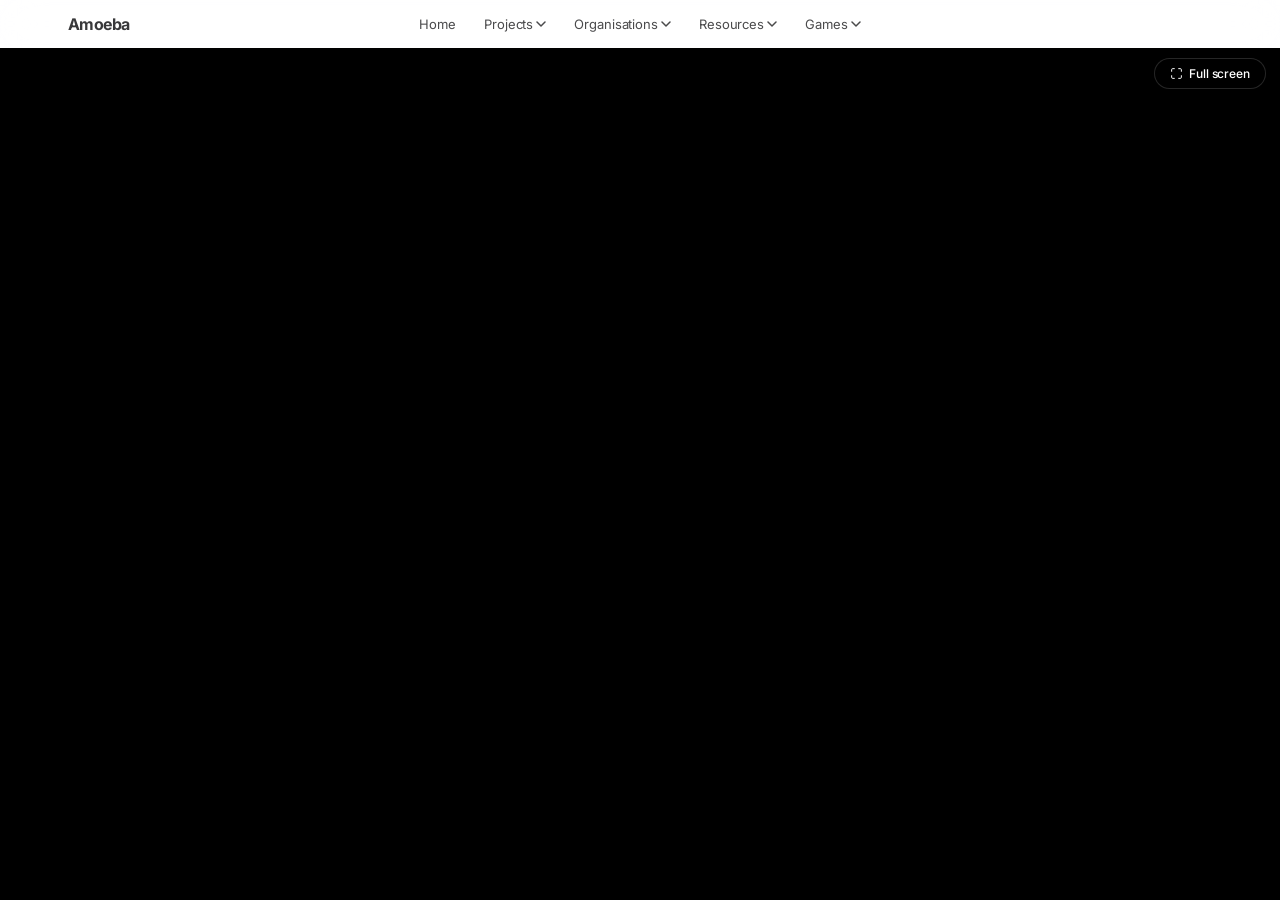
<file: resources/geography.html>
<!DOCTYPE html>
<html lang="en">
<head>
  <meta charset="UTF-8">
  <meta name="viewport" content="width=device-width, initial-scale=1.0">
  <title>Geography — Amoeba</title>
  <link rel="preconnect" href="https://fonts.googleapis.com">
  <link rel="preconnect" href="https://fonts.gstatic.com" crossorigin>
  <link href="https://fonts.googleapis.com/css2?family=Inter:wght@300;400;500;600;700;800;900&display=swap" rel="stylesheet">
  <link rel="stylesheet" href="/css/styles.css">
</head>
<body class="iframe-body">

<!-- =============================================
     NAVIGATION
============================================= -->
<nav class="nav" id="nav">
  <div class="nav__inner">
    <a href="/" class="nav__brand">Amoeba</a>
    <ul class="nav__list">

      <li class="nav__item">
        <a href="/" class="nav__link">Home</a>
      </li>

      <li class="nav__item">
        <span class="nav__link">
          Projects
          <svg class="nav__chevron" width="10" height="6" viewBox="0 0 10 6" fill="none">
            <path d="M1 1L5 5L9 1" stroke="currentColor" stroke-width="1.5" stroke-linecap="round" stroke-linejoin="round"/>
          </svg>
        </span>
        <div class="nav__dropdown">
          <a href="/projects/openpedia.html" class="nav__drop-item">
            <span class="nav__drop-icon" style="background:#fff8ee;">📚</span>Openpedia<span class="nav__wip">WIP</span>
          </a>
        </div>
      </li>

      <li class="nav__item">
        <span class="nav__link">
          Organisations
          <svg class="nav__chevron" width="10" height="6" viewBox="0 0 10 6" fill="none">
            <path d="M1 1L5 5L9 1" stroke="currentColor" stroke-width="1.5" stroke-linecap="round" stroke-linejoin="round"/>
          </svg>
        </span>
        <div class="nav__dropdown">
          <a href="/organisations/mst.html" class="nav__drop-item">
            <span class="nav__drop-icon" style="background:#f0eeff;">🏛️</span>MST<span class="nav__wip">WIP</span>
          </a>
        </div>
      </li>

      <li class="nav__item">
        <span class="nav__link">
          Resources
          <svg class="nav__chevron" width="10" height="6" viewBox="0 0 10 6" fill="none">
            <path d="M1 1L5 5L9 1" stroke="currentColor" stroke-width="1.5" stroke-linecap="round" stroke-linejoin="round"/>
          </svg>
        </span>
        <div class="nav__dropdown">
          <a href="/resources/video-center.html" class="nav__drop-item">
            <span class="nav__drop-icon" style="background:#fff0ee;">▶️</span>Video Center
          </a>
          <a href="/resources/geography.html" class="nav__drop-item is-active">
            <span class="nav__drop-icon" style="background:#edf5ff;">🌏</span>Geography
          </a>
        </div>
      </li>

      <li class="nav__item">
        <span class="nav__link">
          Games
          <svg class="nav__chevron" width="10" height="6" viewBox="0 0 10 6" fill="none">
            <path d="M1 1L5 5L9 1" stroke="currentColor" stroke-width="1.5" stroke-linecap="round" stroke-linejoin="round"/>
          </svg>
        </span>
        <div class="nav__dropdown">
          <a href="/games/gamplo.html" class="nav__drop-item">
            <span class="nav__drop-icon" style="background:#fff0f0;">🎮</span>Gamplo
          </a>
          <a href="/games/drills.html" class="nav__drop-item">
            <span class="nav__drop-icon" style="background:#f0f0ff;">🕹️</span>Drills
          </a>
        </div>
      </li>

    </ul>
    <button class="nav__hamburger" id="hamburger" aria-label="Open menu">
      <span></span>
      <span></span>
      <span></span>
    </button>
  </div>
</nav>
<!-- MOBILE MENU -->
<div class="mobile-menu" id="mobileMenu" aria-hidden="true">
  <div class="mobile-menu__inner">

    <div class="mobile-section">
      <a href="/" class="mobile-link">Home</a>
    </div>

    <div class="mobile-rule"></div>

    <div class="mobile-section">
      <p class="mobile-section__label">Projects</p>
      <a href="/projects/openpedia.html" class="mobile-sub-link">
        <span class="nav__drop-icon" style="background:#fff8ee;">📚</span>Openpedia<span class="nav__wip" style="margin-left:8px;">WIP</span>
      </a>
    </div>

    <div class="mobile-rule"></div>

    <div class="mobile-section">
      <p class="mobile-section__label">Organisations</p>
      <a href="/organisations/mst.html" class="mobile-sub-link">
        <span class="nav__drop-icon" style="background:#f0eeff;">🏛️</span>MST<span class="nav__wip" style="margin-left:8px;">WIP</span>
      </a>
    </div>

    <div class="mobile-rule"></div>

    <div class="mobile-section">
      <p class="mobile-section__label">Resources</p>
      <a href="/resources/video-center.html" class="mobile-sub-link">
        <span class="nav__drop-icon" style="background:#fff0ee;">▶️</span>Video Center
      </a>
      <a href="/resources/geography.html" class="mobile-sub-link">
        <span class="nav__drop-icon" style="background:#edf5ff;">🌏</span>Geography
      </a>
    </div>

    <div class="mobile-rule"></div>

    <div class="mobile-section">
      <p class="mobile-section__label">Games</p>
      <a href="/games/gamplo.html" class="mobile-sub-link">
        <span class="nav__drop-icon" style="background:#fff0f0;">🎮</span>Gamplo
      </a>
      <a href="/games/drills.html" class="mobile-sub-link">
        <span class="nav__drop-icon" style="background:#f0f0ff;">🕹️</span>Drills
      </a>
    </div>

  </div>
</div>


<!-- =============================================
     IFRAME
============================================= -->
<div class="iframe-wrap">
  <div class="iframe-topbar">
    <button class="iframe-fs-btn" id="fsBtn">
      <svg width="13" height="13" viewBox="0 0 24 24" fill="none">
        <path d="M8 3H5a2 2 0 0 0-2 2v3M21 8V5a2 2 0 0 0-2-2h-3M3 16v3a2 2 0 0 0 2 2h3M16 21h3a2 2 0 0 0 2-2v-3"
          stroke="white" stroke-width="1.8" stroke-linecap="round" stroke-linejoin="round"/>
      </svg>
      <span class="fs-label">Full screen</span>
    </button>
  </div>
  <iframe src="https://claude.site/public/artifacts/91e76f89-d494-4b4a-9003-04dc93277c01/embed" title="Claude Artifact" width="100%" height="600" frameborder="0" allow="clipboard-write" allowfullscreen></iframe>
</div>

<script src="/js/main.js"></script>
</body>
</html>
</file>
<file: css/styles.css>
/* =============================================
   RESET & DESIGN TOKENS
============================================= */
*, *::before, *::after { margin: 0; padding: 0; box-sizing: border-box; }

:root {
  --nav-h:        48px;
  --max-w:        1200px;

  --bg:           #fbfbfd;
  --bg-subtle:    #f5f5f7;
  --bg-dark:      #000;
  --text:         #1d1d1f;
  --text-2:       #6e6e73;
  --text-inv:     #f5f5f7;
  --accent:       #0071e3;
  --accent-h:     #0077ed;
  --border:       rgba(0,0,0,0.08);
  --border-inv:   rgba(255,255,255,0.12);

  --ease-spring:  cubic-bezier(0.16, 1, 0.3, 1);
  --ease-out:     cubic-bezier(0.25, 0.46, 0.45, 0.94);

  --font: 'Inter', -apple-system, BlinkMacSystemFont,
          "SF Pro Display", "Helvetica Neue", Arial, sans-serif;
}

html { scroll-behavior: smooth; }

body {
  font-family: var(--font);
  background: var(--bg);
  color: var(--text);
  overflow-x: hidden;
  -webkit-font-smoothing: antialiased;
  -moz-osx-font-smoothing: grayscale;
}

body.no-scroll { overflow: hidden; }

/* =============================================
   NAVIGATION
============================================= */
.nav {
  position: fixed;
  inset: 0 0 auto;
  height: var(--nav-h);
  z-index: 1000;
  background: rgba(255,255,255,0.82);
  backdrop-filter: saturate(180%) blur(20px);
  -webkit-backdrop-filter: saturate(180%) blur(20px);
  border-bottom: 1px solid transparent;
  transition: border-color 0.3s ease, background 0.3s ease;
}
.nav.is-scrolled {
  border-color: var(--border);
  background: rgba(255,255,255,0.92);
}

.nav__inner {
  max-width: var(--max-w);
  height: 100%;
  margin: 0 auto;
  padding: 0 28px;
  display: flex;
  align-items: center;
  justify-content: center;
  position: relative;
}

.nav__brand {
  position: absolute;
  left: 28px;
  font-size: 16px;
  font-weight: 700;
  letter-spacing: -0.6px;
  color: var(--text);
  text-decoration: none;
  opacity: 0.88;
  transition: opacity 0.2s;
}
.nav__brand:hover { opacity: 1; }

.nav__list {
  list-style: none;
  display: flex;
  align-items: center;
}

.nav__item { position: relative; }

.nav__link {
  display: inline-flex;
  align-items: center;
  gap: 3px;
  padding: 0 14px;
  height: var(--nav-h);
  font-size: 13px;
  font-weight: 400;
  letter-spacing: -0.1px;
  color: var(--text);
  text-decoration: none;
  opacity: 0.8;
  transition: opacity 0.18s;
  user-select: none;
  cursor: pointer;
  white-space: nowrap;
}
.nav__link:hover,
.nav__link.is-active { opacity: 1; }

.nav__chevron {
  display: inline-block;
  flex-shrink: 0;
  transition: transform 0.22s var(--ease-out);
}
.nav__item:hover .nav__chevron { transform: rotate(180deg); }

/* Dropdown */
.nav__dropdown {
  position: absolute;
  top: calc(100% + 1px);
  left: 50%;
  transform: translateX(-50%) translateY(-6px);
  min-width: 185px;
  padding: 7px;
  background: rgba(255,255,255,0.96);
  backdrop-filter: blur(28px) saturate(180%);
  -webkit-backdrop-filter: blur(28px) saturate(180%);
  border: 1px solid rgba(0,0,0,0.09);
  border-radius: 14px;
  box-shadow: 0 8px 40px rgba(0,0,0,0.12), 0 2px 8px rgba(0,0,0,0.06);
  opacity: 0;
  pointer-events: none;
  transition:
    opacity 0.2s var(--ease-out),
    transform 0.2s var(--ease-out);
}
/* Invisible hover bridge */
.nav__dropdown::before {
  content: '';
  position: absolute;
  top: -12px;
  left: 0; right: 0;
  height: 12px;
}
.nav__item:hover .nav__dropdown {
  opacity: 1;
  pointer-events: all;
  transform: translateX(-50%) translateY(0);
}

.nav__drop-item {
  display: flex;
  align-items: center;
  gap: 10px;
  padding: 8px 11px;
  border-radius: 9px;
  font-size: 13px;
  color: var(--text);
  text-decoration: none;
  opacity: 0.82;
  transition: background 0.14s, opacity 0.14s;
  white-space: nowrap;
}
.nav__drop-item:hover { background: rgba(0,0,0,0.055); opacity: 1; }

.nav__drop-icon {
  width: 26px;
  height: 26px;
  border-radius: 7px;
  display: flex;
  align-items: center;
  justify-content: center;
  font-size: 13px;
  flex-shrink: 0;
}

/* =============================================
   HERO
============================================= */
.hero {
  min-height: 100dvh;
  display: flex;
  flex-direction: column;
  align-items: center;
  justify-content: center;
  text-align: center;
  padding: calc(var(--nav-h) + 64px) 32px 80px;
  position: relative;
  overflow: hidden;
  background: var(--bg);
}

.hero__orb {
  position: absolute;
  border-radius: 50%;
  filter: blur(90px);
  pointer-events: none;
  will-change: transform;
}
.hero__orb--a {
  width: 720px; height: 720px;
  background: radial-gradient(circle, rgba(0,113,227,0.11) 0%, transparent 65%);
  top: -180px; right: -120px;
  animation: orbFloat 20s ease-in-out infinite;
}
.hero__orb--b {
  width: 540px; height: 540px;
  background: radial-gradient(circle, rgba(94,92,230,0.10) 0%, transparent 65%);
  bottom: 40px; left: -80px;
  animation: orbFloat 16s ease-in-out infinite reverse;
  animation-delay: -6s;
}
.hero__orb--c {
  width: 320px; height: 320px;
  background: radial-gradient(circle, rgba(48,209,88,0.08) 0%, transparent 65%);
  top: 45%; left: 60%;
  animation: orbFloat 24s ease-in-out infinite;
  animation-delay: -14s;
}

@keyframes orbFloat {
  0%,100% { transform: translate(0,0) scale(1); }
  25%     { transform: translate(40px,-28px) scale(1.04); }
  50%     { transform: translate(-18px,36px) scale(0.97); }
  75%     { transform: translate(28px,18px) scale(1.02); }
}

.hero__kicker {
  font-size: 14px;
  font-weight: 600;
  color: var(--text-2);
  letter-spacing: 0.02em;
  margin-bottom: 18px;
  opacity: 0;
  transform: translateY(14px);
  animation: slideUp 0.6s var(--ease-spring) 0.1s forwards;
}

.hero__title {
  font-size: clamp(52px, 9vw, 104px);
  font-weight: 800;
  letter-spacing: -0.045em;
  line-height: 1.03;
  color: var(--text);
  margin-bottom: 24px;
  opacity: 0;
  transform: translateY(14px);
  animation: slideUp 0.6s var(--ease-spring) 0.25s forwards;
}

.hero__sub {
  font-size: clamp(17px, 2.2vw, 23px);
  font-weight: 400;
  color: var(--text-2);
  max-width: 560px;
  line-height: 1.5;
  letter-spacing: -0.015em;
  margin-bottom: 44px;
  opacity: 0;
  transform: translateY(14px);
  animation: slideUp 0.6s var(--ease-spring) 0.4s forwards;
}

.hero__cta {
  display: flex;
  gap: 14px;
  flex-wrap: wrap;
  justify-content: center;
  opacity: 0;
  animation: fadeIn 0.5s ease 0.55s forwards;
}

.hero__scroll {
  position: absolute;
  bottom: 36px;
  left: 50%;
  transform: translateX(-50%);
  opacity: 0;
  animation: fadeIn 0.7s ease 1.3s forwards;
}
.hero__scroll svg {
  animation: caretBounce 2.4s ease-in-out infinite;
  display: block;
}
@keyframes caretBounce {
  0%,100% { transform: translateY(0); opacity: 0.4; }
  50%     { transform: translateY(5px); opacity: 0.9; }
}

/* =============================================
   BUTTONS
============================================= */
.btn {
  display: inline-flex;
  align-items: center;
  gap: 5px;
  padding: 13px 26px;
  border-radius: 980px;
  font-size: 15px;
  font-weight: 500;
  letter-spacing: -0.2px;
  text-decoration: none;
  transition:
    transform 0.2s var(--ease-spring),
    background 0.18s ease,
    opacity 0.18s ease;
  cursor: pointer;
  white-space: nowrap;
}
.btn--primary { background: var(--accent); color: #fff; }
.btn--primary:hover { background: var(--accent-h); transform: scale(1.025); }
.btn--ghost { color: var(--accent); }
.btn--ghost:hover { transform: scale(1.02); opacity: 0.8; }
.btn--white { background: #fff; color: var(--bg-dark); }
.btn--white:hover { background: rgba(255,255,255,0.88); transform: scale(1.025); }
.btn--outline-white { border: 1px solid rgba(255,255,255,0.28); color: #fff; }
.btn--outline-white:hover { border-color: rgba(255,255,255,0.6); transform: scale(1.02); }

/* =============================================
   LAYOUT HELPERS
============================================= */
.container {
  max-width: var(--max-w);
  margin: 0 auto;
  padding: 0 32px;
}

.rule {
  width: 100%;
  height: 1px;
  background: linear-gradient(90deg,
    transparent 0%,
    rgba(0,0,0,0.08) 30%,
    rgba(0,0,0,0.08) 70%,
    transparent 100%);
}

.section {
  padding: 120px 32px;
  max-width: var(--max-w);
  margin: 0 auto;
}

.section__header { margin-bottom: 56px; }

.section__eyebrow {
  font-size: 12px;
  font-weight: 700;
  text-transform: uppercase;
  letter-spacing: 0.1em;
  color: var(--accent);
  margin-bottom: 10px;
}

.section__title {
  font-size: clamp(32px, 4.5vw, 56px);
  font-weight: 800;
  letter-spacing: -0.04em;
  line-height: 1.07;
}

.section__sub {
  margin-top: 16px;
  font-size: clamp(15px, 1.5vw, 19px);
  color: var(--text-2);
  max-width: 500px;
  line-height: 1.52;
  letter-spacing: -0.01em;
}

/* =============================================
   FEATURE CARDS
============================================= */
.card-grid {
  display: grid;
  grid-template-columns: repeat(3, 1fr);
  gap: 18px;
}
@media (max-width: 860px) { .card-grid { grid-template-columns: 1fr 1fr; } }
@media (max-width: 560px) { .card-grid { grid-template-columns: 1fr; } }

.card {
  background: #fff;
  border-radius: 22px;
  padding: 36px 30px;
  border: 1px solid rgba(0,0,0,0.04);
  box-shadow: 0 2px 20px rgba(0,0,0,0.04), 0 1px 3px rgba(0,0,0,0.04);
  opacity: 0;
  transform: translateY(26px);
  transition:
    opacity 0.55s var(--ease-spring),
    transform 0.55s var(--ease-spring),
    box-shadow 0.3s ease;
}
.card.is-visible { opacity: 1; transform: translateY(0); }
.card:hover {
  box-shadow: 0 16px 48px rgba(0,0,0,0.10), 0 4px 12px rgba(0,0,0,0.05);
  transform: translateY(-4px) !important;
}
.card:nth-child(2) { transition-delay: 0.08s; }
.card:nth-child(3) { transition-delay: 0.16s; }

.card__icon {
  width: 52px; height: 52px;
  border-radius: 14px;
  display: flex;
  align-items: center;
  justify-content: center;
  margin-bottom: 24px;
  /* Subtle top-light so flat icons don't look lifeless */
  box-shadow: inset 0 1px 0 rgba(255,255,255,0.18);
}

.card__title {
  font-size: 19px;
  font-weight: 700;
  letter-spacing: -0.4px;
  margin-bottom: 10px;
}

.card__desc {
  font-size: 14px;
  line-height: 1.65;
  color: var(--text-2);
  letter-spacing: -0.05px;
}

.card__link {
  display: inline-flex;
  align-items: center;
  gap: 4px;
  margin-top: 20px;
  font-size: 14px;
  font-weight: 500;
  color: var(--accent);
  text-decoration: none;
  letter-spacing: -0.1px;
  transition: gap 0.2s ease;
}
.card__link:hover { gap: 8px; }

/* =============================================
   DARK BANNER
============================================= */
.banner {
  background: var(--bg-dark);
  padding: 140px 32px;
  text-align: center;
  position: relative;
  overflow: hidden;
}

.banner__glow { position: absolute; pointer-events: none; }
.banner__glow--a {
  width: 900px; height: 500px;
  background: radial-gradient(ellipse, rgba(0,113,227,0.28) 0%, transparent 65%);
  bottom: -120px; left: 50%;
  transform: translateX(-50%);
  filter: blur(50px);
}
.banner__glow--b {
  width: 500px; height: 500px;
  background: radial-gradient(circle, rgba(94,92,230,0.22) 0%, transparent 65%);
  top: -60px; right: 18%;
  filter: blur(60px);
}
.banner__glow--c {
  width: 300px; height: 300px;
  background: radial-gradient(circle, rgba(48,209,88,0.14) 0%, transparent 65%);
  top: 20%; left: 10%;
  filter: blur(50px);
}

.banner__content { position: relative; }

.banner__eyebrow {
  font-size: 12px;
  font-weight: 700;
  text-transform: uppercase;
  letter-spacing: 0.1em;
  color: rgba(255,255,255,0.45);
  margin-bottom: 18px;
}

.banner__title {
  font-size: clamp(40px, 7vw, 88px);
  font-weight: 800;
  letter-spacing: -0.045em;
  line-height: 1.03;
  color: #fff;
  margin-bottom: 22px;
}

.banner__sub {
  font-size: clamp(17px, 2vw, 22px);
  color: rgba(255,255,255,0.58);
  max-width: 500px;
  margin: 0 auto 40px;
  line-height: 1.52;
  letter-spacing: -0.01em;
}

.banner__cta {
  display: flex;
  gap: 14px;
  justify-content: center;
  flex-wrap: wrap;
}

/* =============================================
   STATS STRIP
============================================= */
.stats-wrap {
  background: var(--bg-subtle);
  padding: 96px 32px;
}

.stats-grid {
  max-width: var(--max-w);
  margin: 0 auto;
  display: grid;
  grid-template-columns: repeat(4, 1fr);
  gap: 40px;
}
@media (max-width: 700px) {
  .stats-grid { grid-template-columns: repeat(2,1fr); gap: 28px; }
}

.stat {
  text-align: center;
  opacity: 0;
  transform: translateY(18px);
  transition: opacity 0.5s ease, transform 0.5s ease;
}
.stat.is-visible { opacity: 1; transform: translateY(0); }
.stat:nth-child(2) { transition-delay: 0.07s; }
.stat:nth-child(3) { transition-delay: 0.14s; }
.stat:nth-child(4) { transition-delay: 0.21s; }

.stat__num {
  font-size: clamp(36px, 4.5vw, 54px);
  font-weight: 800;
  letter-spacing: -0.05em;
  color: var(--text);
  line-height: 1;
  margin-bottom: 8px;
}

.stat__label {
  font-size: 14px;
  color: var(--text-2);
  letter-spacing: -0.05px;
}

/* =============================================
   SHOWCASE GRID
============================================= */
.showcase-grid {
  display: grid;
  grid-template-columns: repeat(2, 1fr);
  gap: 18px;
}
@media (max-width: 680px) { .showcase-grid { grid-template-columns: 1fr; } }

.showcase-card {
  border-radius: 22px;
  padding: 48px 40px;
  min-height: 280px;
  display: flex;
  flex-direction: column;
  justify-content: flex-end;
  position: relative;
  overflow: hidden;
  cursor: pointer;
  opacity: 0;
  transform: translateY(22px);
  transition:
    opacity 0.55s var(--ease-spring),
    transform 0.55s var(--ease-spring),
    box-shadow 0.3s ease;
  text-decoration: none;
}
.showcase-card.is-visible { opacity: 1; transform: translateY(0); }
.showcase-card:hover {
  transform: scale(1.015) !important;
  box-shadow: 0 24px 64px rgba(0,0,0,0.18);
}
.showcase-card:nth-child(2) { transition-delay: 0.09s; }
.showcase-card:nth-child(3) { transition-delay: 0.14s; }
.showcase-card:nth-child(4) { transition-delay: 0.20s; }

.showcase-card--1 { background: #1c1c1e; }
.showcase-card--2 { background: #0071e3; }
.showcase-card--3 { background: #5e5ce6; }
.showcase-card--4 { background: #111114; }

/* Subtle top-edge light — looks physically real, not "gradient" */
.showcase-card::before {
  content: '';
  position: absolute;
  inset: 0;
  background: radial-gradient(ellipse 90% 50% at 50% -5%,
    rgba(255,255,255,0.09) 0%, transparent 100%);
  pointer-events: none;
}

.showcase-card__eye {
  font-size: 11px;
  font-weight: 700;
  text-transform: uppercase;
  letter-spacing: 0.1em;
  color: rgba(255,255,255,0.45);
  margin-bottom: 10px;
}

.showcase-card__title {
  font-size: clamp(22px, 2.8vw, 32px);
  font-weight: 800;
  letter-spacing: -0.03em;
  line-height: 1.15;
  color: #fff;
}

/* =============================================
   FOOTER
============================================= */
footer {
  background: var(--bg-subtle);
  border-top: 1px solid var(--border);
  padding: 52px 32px 40px;
}

.footer__inner { max-width: var(--max-w); margin: 0 auto; }

.footer__cols {
  display: grid;
  grid-template-columns: repeat(4, 1fr);
  gap: 32px;
  padding-bottom: 36px;
  border-bottom: 1px solid var(--border);
}
@media (max-width: 700px) { .footer__cols { grid-template-columns: repeat(2,1fr); } }

.footer__col-head {
  font-size: 12px;
  font-weight: 600;
  color: var(--text);
  margin-bottom: 12px;
  letter-spacing: -0.1px;
}

.footer__link {
  display: block;
  font-size: 12px;
  color: var(--text-2);
  text-decoration: none;
  margin-bottom: 8px;
  transition: color 0.15s;
}
.footer__link:hover { color: var(--text); }

.footer__bottom {
  padding-top: 24px;
  display: flex;
  justify-content: space-between;
  align-items: center;
  flex-wrap: wrap;
  gap: 8px;
}

.footer__copy {
  font-size: 12px;
  color: var(--text-2);
}

/* =============================================
   IFRAME PAGES (geography, games)
============================================= */
body.iframe-body {
  overflow: hidden;
}

.iframe-wrap {
  position: fixed;
  top: var(--nav-h);
  left: 0;
  right: 0;
  bottom: 0;
  background: #000;
}

.iframe-wrap iframe {
  width: 100%;
  height: 100%;
  border: none;
  display: block;
}

.iframe-topbar {
  position: absolute;
  top: 0;
  right: 0;
  padding: 10px 14px;
  z-index: 10;
  display: flex;
  align-items: center;
  gap: 8px;
}

.iframe-fs-btn {
  display: inline-flex;
  align-items: center;
  gap: 6px;
  padding: 7px 15px;
  background: rgba(0,0,0,0.55);
  backdrop-filter: blur(14px);
  -webkit-backdrop-filter: blur(14px);
  color: #fff;
  font-family: var(--font);
  font-size: 12px;
  font-weight: 500;
  letter-spacing: -0.1px;
  border: 1px solid rgba(255,255,255,0.15);
  border-radius: 980px;
  cursor: pointer;
  transition: background 0.2s ease, border-color 0.2s ease;
}
.iframe-fs-btn:hover {
  background: rgba(0,0,0,0.78);
  border-color: rgba(255,255,255,0.3);
}

/* =============================================
   VIDEO CENTER PAGE
============================================= */
.video-page {
  padding-top: var(--nav-h);
}

.video-grid {
  display: grid;
  grid-template-columns: repeat(3, 1fr);
  gap: 20px;
}
@media (max-width: 860px) { .video-grid { grid-template-columns: repeat(2,1fr); } }
@media (max-width: 560px) { .video-grid { grid-template-columns: 1fr; } }

.video-card {
  border-radius: 16px;
  overflow: hidden;
  background: #fff;
  border: 1px solid rgba(0,0,0,0.06);
  box-shadow: 0 2px 16px rgba(0,0,0,0.04);
  cursor: pointer;
  opacity: 0;
  transform: translateY(20px);
  transition:
    opacity 0.5s var(--ease-spring),
    transform 0.5s var(--ease-spring),
    box-shadow 0.25s ease;
}
.video-card.is-visible { opacity: 1; transform: translateY(0); }
.video-card:hover {
  box-shadow: 0 12px 40px rgba(0,0,0,0.10);
  transform: translateY(-3px) !important;
}
.video-card:nth-child(2) { transition-delay: 0.06s; }
.video-card:nth-child(3) { transition-delay: 0.12s; }
.video-card:nth-child(4) { transition-delay: 0.18s; }
.video-card:nth-child(5) { transition-delay: 0.24s; }
.video-card:nth-child(6) { transition-delay: 0.30s; }

.video-card__thumb {
  aspect-ratio: 16 / 9;
  overflow: hidden;
  background: #1c1c1e;
}

.video-card__thumb video {
  width: 100%;
  height: 100%;
  object-fit: cover;
  display: block;
}

.video-card__info {
  padding: 16px 18px 18px;
}

.video-card__tag {
  font-size: 11px;
  font-weight: 600;
  text-transform: uppercase;
  letter-spacing: 0.08em;
  color: var(--accent);
  margin-bottom: 5px;
}

.video-card__title {
  font-size: 14px;
  font-weight: 600;
  letter-spacing: -0.2px;
  color: var(--text);
  line-height: 1.4;
}

.video-card__meta {
  margin-top: 6px;
  font-size: 12px;
  color: var(--text-2);
}

/* =============================================
   KEYFRAME ANIMATIONS
============================================= */
@keyframes slideUp {
  to { opacity: 1; transform: translateY(0); }
}
@keyframes fadeIn {
  to { opacity: 1; }
}

/* =============================================
   REDUCED MOTION
============================================= */
@media (prefers-reduced-motion: reduce) {
  *, *::before, *::after {
    animation-duration: 0.01ms !important;
    animation-delay: 0.01ms !important;
    transition-duration: 0.01ms !important;
  }
}
/* — existing styles above — */

/* =============================================
   WIP BADGE (nav dropdown)
============================================= */
.nav__wip {
  margin-left: auto;
  font-size: 9px;
  font-weight: 700;
  text-transform: uppercase;
  letter-spacing: 0.05em;
  background: rgba(255, 149, 0, 0.13);
  color: #b85c00;
  padding: 2px 7px;
  border-radius: 4px;
  flex-shrink: 0;
}

/* =============================================
   UNDER-DEVELOPMENT PAGE
============================================= */
.wip-page {
  min-height: 100dvh;
  display: flex;
  flex-direction: column;
  align-items: center;
  justify-content: center;
  text-align: center;
  padding: calc(var(--nav-h) + 64px) 32px 80px;
  position: relative;
  overflow: hidden;
  background: var(--bg);
}

.wip-page .hero__orb { pointer-events: none; }

.wip-tag {
  display: inline-flex;
  align-items: center;
  gap: 7px;
  padding: 6px 16px;
  background: rgba(255, 149, 0, 0.10);
  color: #b85c00;
  border: 1px solid rgba(255,149,0,0.18);
  border-radius: 980px;
  font-size: 12px;
  font-weight: 600;
  letter-spacing: 0.02em;
  margin-bottom: 28px;
  opacity: 0;
  animation: fadeIn 0.5s ease 0.1s forwards;
}

.wip-title {
  font-size: clamp(48px, 9vw, 100px);
  font-weight: 800;
  letter-spacing: -0.045em;
  line-height: 1.03;
  color: var(--text);
  margin-bottom: 20px;
  opacity: 0;
  transform: translateY(14px);
  animation: slideUp 0.6s var(--ease-spring) 0.2s forwards;
}

.wip-sub {
  font-size: clamp(16px, 2vw, 21px);
  color: var(--text-2);
  max-width: 460px;
  line-height: 1.5;
  letter-spacing: -0.01em;
  margin-bottom: 44px;
  opacity: 0;
  transform: translateY(14px);
  animation: slideUp 0.6s var(--ease-spring) 0.35s forwards;
}

.wip-actions {
  display: flex;
  gap: 14px;
  flex-wrap: wrap;
  justify-content: center;
  opacity: 0;
  animation: fadeIn 0.5s ease 0.5s forwards;
}

/* Progress dots animation */
.wip-dots {
  display: flex;
  gap: 6px;
  margin-top: 56px;
  opacity: 0;
  animation: fadeIn 0.5s ease 0.65s forwards;
}

.wip-dot {
  width: 6px;
  height: 6px;
  border-radius: 50%;
  background: var(--accent);
  opacity: 0.25;
  animation: dotPulse 1.8s ease-in-out infinite;
}
.wip-dot:nth-child(2) { animation-delay: 0.3s; }
.wip-dot:nth-child(3) { animation-delay: 0.6s; }

@keyframes dotPulse {
  0%, 100% { opacity: 0.2; transform: scale(1); }
  50%       { opacity: 0.9; transform: scale(1.3); }
}

/* =============================================
   404 PAGE
============================================= */
.error-page {
  min-height: 100dvh;
  display: flex;
  flex-direction: column;
  align-items: center;
  justify-content: center;
  text-align: center;
  padding: calc(var(--nav-h) + 64px) 32px 80px;
  position: relative;
  overflow: hidden;
  background: var(--bg);
}

.error-num {
  font-size: clamp(120px, 22vw, 240px);
  font-weight: 900;
  letter-spacing: -0.06em;
  line-height: 1;
  color: var(--text);
  opacity: 0.06;
  user-select: none;
  margin-bottom: -16px;
  animation: errorFloat 6s ease-in-out infinite;
}

@keyframes errorFloat {
  0%, 100% { transform: translateY(0) rotate(-1deg); }
  50%       { transform: translateY(-12px) rotate(1deg); }
}

.error-title {
  font-size: clamp(32px, 5vw, 60px);
  font-weight: 800;
  letter-spacing: -0.04em;
  line-height: 1.06;
  color: var(--text);
  margin-bottom: 16px;
  opacity: 0;
  transform: translateY(14px);
  animation: slideUp 0.6s var(--ease-spring) 0.15s forwards;
}

.error-sub {
  font-size: clamp(16px, 1.8vw, 20px);
  color: var(--text-2);
  max-width: 400px;
  line-height: 1.5;
  letter-spacing: -0.01em;
  margin-bottom: 44px;
  opacity: 0;
  transform: translateY(14px);
  animation: slideUp 0.6s var(--ease-spring) 0.3s forwards;
}

.error-actions {
  display: flex;
  gap: 14px;
  flex-wrap: wrap;
  justify-content: center;
  opacity: 0;
  animation: fadeIn 0.5s ease 0.45s forwards;
}

/* =============================================
   MOBILE — hamburger button
   Hidden on desktop via min-width query below
============================================= */
.nav__hamburger {
  position: absolute;
  right: 20px;
  display: none;                 /* revealed only in mobile query */
  flex-direction: column;
  align-items: center;
  justify-content: center;
  gap: 5.5px;
  width: 36px;
  height: 36px;
  padding: 4px;
  background: none;
  border: none;
  border-radius: 8px;
  cursor: pointer;
  -webkit-tap-highlight-color: transparent;
  transition: background 0.18s ease;
}
.nav__hamburger:hover { background: rgba(0,0,0,0.06); }

.nav__hamburger span {
  display: block;
  width: 18px;
  height: 1.5px;
  background: var(--text);
  border-radius: 2px;
  transition: transform 0.28s var(--ease-out), opacity 0.2s ease;
  transform-origin: center;
}
/* Animate into X when open */
.nav__hamburger.is-open span:nth-child(1) { transform: translateY(7px) rotate(45deg); }
.nav__hamburger.is-open span:nth-child(2) { opacity: 0; transform: scaleX(0); }
.nav__hamburger.is-open span:nth-child(3) { transform: translateY(-7px) rotate(-45deg); }

/* =============================================
   MOBILE — overlay menu
   Always position:fixed; hidden via visibility
   so opacity/transform can be transitioned.
============================================= */
.mobile-menu {
  position: fixed;
  top: var(--nav-h);
  left: 0;
  right: 0;
  bottom: 0;
  z-index: 998;
  overflow-y: auto;
  -webkit-overflow-scrolling: touch;
  background: rgba(251, 251, 253, 0.97);
  backdrop-filter: saturate(200%) blur(24px);
  -webkit-backdrop-filter: saturate(200%) blur(24px);

  /* Hidden state — use visibility so transition works */
  visibility: hidden;
  opacity: 0;
  transform: translateY(-16px) scale(0.98);
  transform-origin: top center;
  pointer-events: none;
  transition:
    opacity    0.28s var(--ease-out),
    transform  0.32s var(--ease-spring),
    visibility 0s   linear 0.32s;  /* delay hide until anim done */
}

/* Open state */
.mobile-menu.is-open {
  visibility: visible;
  opacity: 1;
  transform: none;
  pointer-events: all;
  transition:
    opacity    0.28s var(--ease-out),
    transform  0.32s var(--ease-spring),
    visibility 0s   linear 0s;     /* show immediately */
}

/* ── Item stagger animation ── */
.mobile-section,
.mobile-rule {
  opacity: 0;
  transform: translateY(10px);
}
.mobile-menu.is-open .mobile-section,
.mobile-menu.is-open .mobile-rule {
  animation: mobileItemIn 0.38s var(--ease-spring) both;
}
.mobile-menu.is-open .mobile-section:nth-child(1)  { animation-delay: 0.04s; }
.mobile-menu.is-open .mobile-rule:nth-child(2)     { animation-delay: 0.07s; }
.mobile-menu.is-open .mobile-section:nth-child(3)  { animation-delay: 0.10s; }
.mobile-menu.is-open .mobile-rule:nth-child(4)     { animation-delay: 0.13s; }
.mobile-menu.is-open .mobile-section:nth-child(5)  { animation-delay: 0.16s; }
.mobile-menu.is-open .mobile-rule:nth-child(6)     { animation-delay: 0.19s; }
.mobile-menu.is-open .mobile-section:nth-child(7)  { animation-delay: 0.22s; }
.mobile-menu.is-open .mobile-rule:nth-child(8)     { animation-delay: 0.25s; }
.mobile-menu.is-open .mobile-section:nth-child(9)  { animation-delay: 0.28s; }

@keyframes mobileItemIn {
  from { opacity: 0; transform: translateY(10px); }
  to   { opacity: 1; transform: none; }
}

.mobile-menu__inner { padding: 8px 0 60px; }

.mobile-section { padding: 4px 0; }

.mobile-rule {
  height: 1px;
  background: var(--border);
  margin: 0 24px;
}

.mobile-link {
  display: flex;
  align-items: center;
  padding: 15px 28px;
  font-size: 17px;
  font-weight: 600;
  letter-spacing: -0.02em;
  color: var(--text);
  text-decoration: none;
  -webkit-tap-highlight-color: transparent;
  transition: opacity 0.15s;
}
.mobile-link:active { opacity: 0.4; }

.mobile-section__label {
  padding: 18px 28px 6px;
  font-size: 11px;
  font-weight: 700;
  text-transform: uppercase;
  letter-spacing: 0.1em;
  color: var(--text-2);
}

.mobile-sub-link {
  display: flex;
  align-items: center;
  gap: 12px;
  padding: 11px 28px;
  font-size: 15px;
  font-weight: 500;
  letter-spacing: -0.01em;
  color: var(--text);
  text-decoration: none;
  -webkit-tap-highlight-color: transparent;
  transition: opacity 0.15s;
}
.mobile-sub-link:active { opacity: 0.4; }

/* ── Breakpoints ── */

/* Desktop: hamburger and mobile menu completely gone */
@media (min-width: 801px) {
  .nav__hamburger { display: none !important; }
  .mobile-menu    { display: none !important; }
}

/* Mobile: hide desktop nav items, reveal hamburger */
@media (max-width: 800px) {
  .nav__list      { display: none !important; }
  .nav__hamburger { display: flex; }
}
</file>
